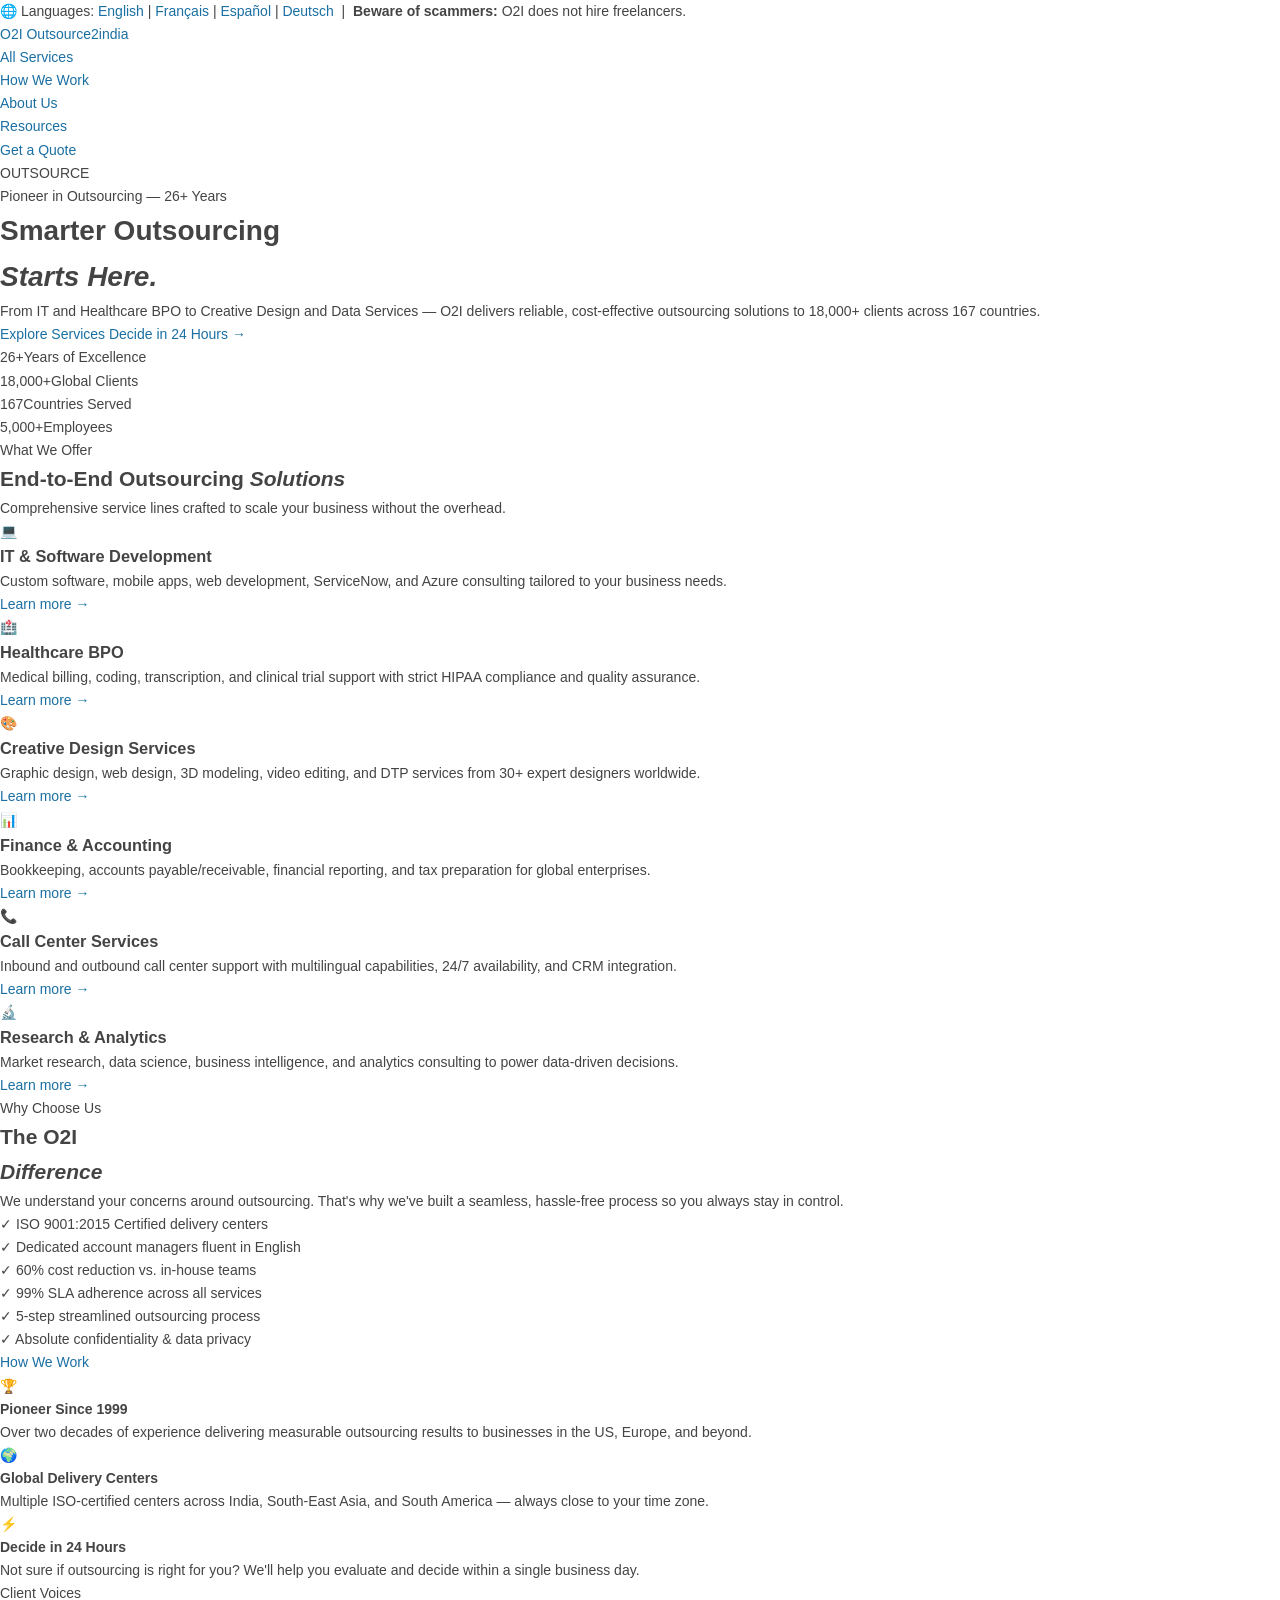
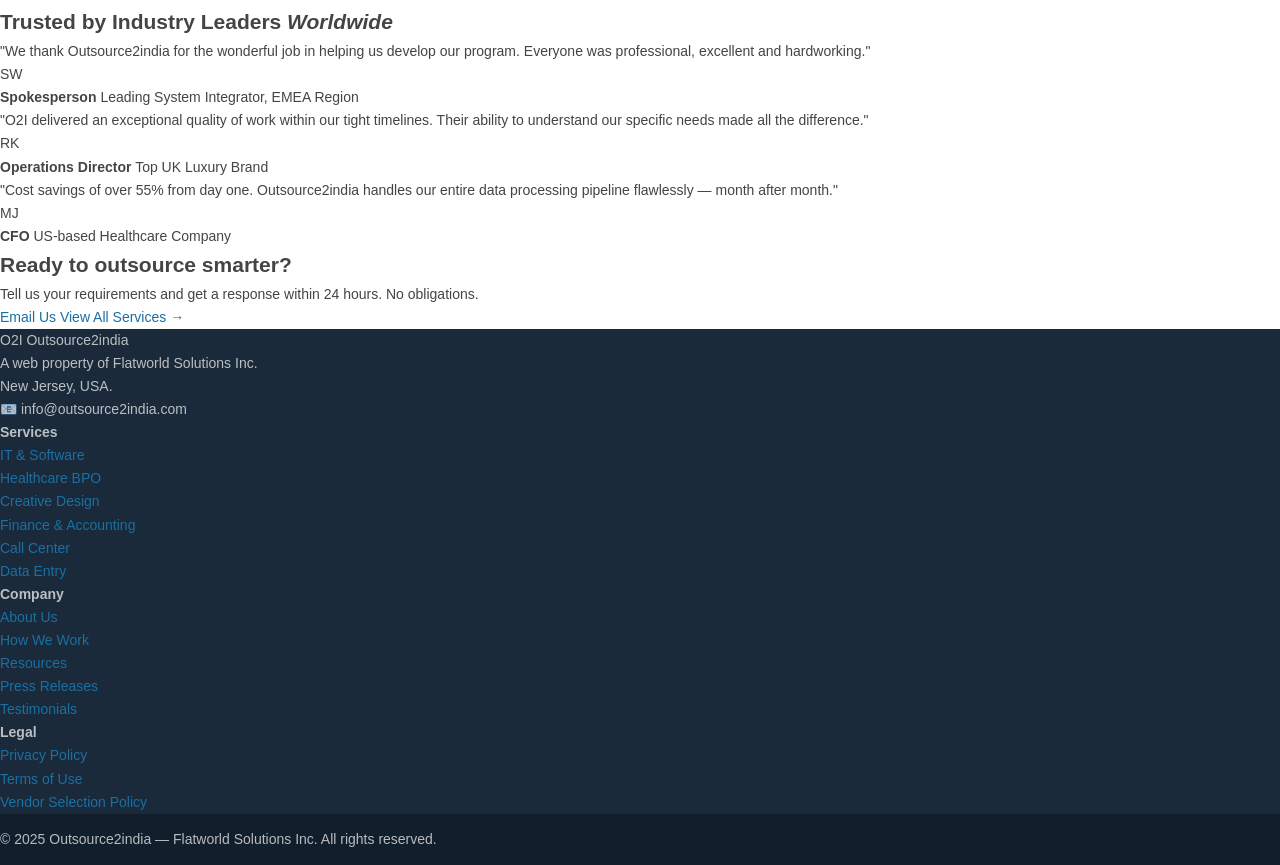
<file: index_claude.html>
<!DOCTYPE html>
<html lang="en">
<head>
  <meta charset="UTF-8" />
  <meta name="viewport" content="width=device-width, initial-scale=1.0" />
  <title>O2I — Outsourcing Solutions Pioneer</title>
  <link rel="stylesheet" href="styles.css" />
  <link href="https://fonts.googleapis.com/css2?family=Playfair+Display:wght@400;700;900&family=DM+Sans:wght@300;400;500;600&display=swap" rel="stylesheet" />
</head>
<body>

  <!-- TOP BANNER -->
  <div class="top-banner">
    <p>🌐 Languages: <a href="#">English</a> | <a href="#">Français</a> | <a href="#">Español</a> | <a href="#">Deutsch</a> &nbsp;|&nbsp; <strong>Beware of scammers:</strong> O2I does not hire freelancers.</p>
  </div>

  <!-- NAVIGATION -->
  <nav class="navbar">
    <div class="nav-inner">
      <a class="logo" href="#">
        <span class="logo-o2i">O2I</span>
        <span class="logo-full">Outsource<span class="accent">2</span>india</span>
      </a>
      <ul class="nav-links">
        <li><a href="#">All Services</a></li>
        <li><a href="#">How We Work</a></li>
        <li><a href="#">About Us</a></li>
        <li><a href="#">Resources</a></li>
        <li><a href="#" class="nav-cta">Get a Quote</a></li>
      </ul>
    </div>
  </nav>

  <!-- HERO -->
  <header class="hero">
    <div class="hero-bg-text">OUTSOURCE</div>
    <div class="hero-content">
      <p class="hero-eyebrow">Pioneer in Outsourcing — 26+ Years</p>
      <h1 class="hero-title">Smarter Outsourcing<br /><em>Starts Here.</em></h1>
      <p class="hero-sub">From IT and Healthcare BPO to Creative Design and Data Services — O2I delivers reliable, cost-effective outsourcing solutions to 18,000+ clients across 167 countries.</p>
      <div class="hero-actions">
        <a href="#" class="btn-primary">Explore Services</a>
        <a href="#" class="btn-outline">Decide in 24 Hours →</a>
      </div>
    </div>
    <div class="hero-stats">
      <div class="stat"><span class="stat-num">26+</span><span class="stat-label">Years of Excellence</span></div>
      <div class="stat-divider"></div>
      <div class="stat"><span class="stat-num">18,000+</span><span class="stat-label">Global Clients</span></div>
      <div class="stat-divider"></div>
      <div class="stat"><span class="stat-num">167</span><span class="stat-label">Countries Served</span></div>
      <div class="stat-divider"></div>
      <div class="stat"><span class="stat-num">5,000+</span><span class="stat-label">Employees</span></div>
    </div>
  </header>

  <!-- SERVICES -->
  <section class="services" id="services">
    <div class="section-inner">
      <div class="section-header">
        <span class="tag">What We Offer</span>
        <h2>End-to-End Outsourcing <em>Solutions</em></h2>
        <p>Comprehensive service lines crafted to scale your business without the overhead.</p>
      </div>
      <div class="services-grid">
        <div class="service-card">
          <div class="service-icon">💻</div>
          <h3>IT & Software Development</h3>
          <p>Custom software, mobile apps, web development, ServiceNow, and Azure consulting tailored to your business needs.</p>
          <a href="#" class="link-arrow">Learn more →</a>
        </div>
        <div class="service-card featured">
          <div class="service-icon">🏥</div>
          <h3>Healthcare BPO</h3>
          <p>Medical billing, coding, transcription, and clinical trial support with strict HIPAA compliance and quality assurance.</p>
          <a href="#" class="link-arrow">Learn more →</a>
        </div>
        <div class="service-card">
          <div class="service-icon">🎨</div>
          <h3>Creative Design Services</h3>
          <p>Graphic design, web design, 3D modeling, video editing, and DTP services from 30+ expert designers worldwide.</p>
          <a href="#" class="link-arrow">Learn more →</a>
        </div>
        <div class="service-card">
          <div class="service-icon">📊</div>
          <h3>Finance & Accounting</h3>
          <p>Bookkeeping, accounts payable/receivable, financial reporting, and tax preparation for global enterprises.</p>
          <a href="#" class="link-arrow">Learn more →</a>
        </div>
        <div class="service-card">
          <div class="service-icon">📞</div>
          <h3>Call Center Services</h3>
          <p>Inbound and outbound call center support with multilingual capabilities, 24/7 availability, and CRM integration.</p>
          <a href="#" class="link-arrow">Learn more →</a>
        </div>
        <div class="service-card">
          <div class="service-icon">🔬</div>
          <h3>Research & Analytics</h3>
          <p>Market research, data science, business intelligence, and analytics consulting to power data-driven decisions.</p>
          <a href="#" class="link-arrow">Learn more →</a>
        </div>
      </div>
    </div>
  </section>

  <!-- WHY O2I -->
  <section class="why-section">
    <div class="why-inner">
      <div class="why-text">
        <span class="tag light">Why Choose Us</span>
        <h2>The O2I<br /><em>Difference</em></h2>
        <p>We understand your concerns around outsourcing. That's why we've built a seamless, hassle-free process so you always stay in control.</p>
        <ul class="why-list">
          <li><span class="check">✓</span> ISO 9001:2015 Certified delivery centers</li>
          <li><span class="check">✓</span> Dedicated account managers fluent in English</li>
          <li><span class="check">✓</span> 60% cost reduction vs. in-house teams</li>
          <li><span class="check">✓</span> 99% SLA adherence across all services</li>
          <li><span class="check">✓</span> 5-step streamlined outsourcing process</li>
          <li><span class="check">✓</span> Absolute confidentiality & data privacy</li>
        </ul>
        <a href="#" class="btn-primary">How We Work</a>
      </div>
      <div class="why-visual">
        <div class="visual-card">
          <div class="vc-icon">🏆</div>
          <div>
            <strong>Pioneer Since 1999</strong>
            <p>Over two decades of experience delivering measurable outsourcing results to businesses in the US, Europe, and beyond.</p>
          </div>
        </div>
        <div class="visual-card">
          <div class="vc-icon">🌍</div>
          <div>
            <strong>Global Delivery Centers</strong>
            <p>Multiple ISO-certified centers across India, South-East Asia, and South America — always close to your time zone.</p>
          </div>
        </div>
        <div class="visual-card accent-card">
          <div class="vc-icon">⚡</div>
          <div>
            <strong>Decide in 24 Hours</strong>
            <p>Not sure if outsourcing is right for you? We'll help you evaluate and decide within a single business day.</p>
          </div>
        </div>
      </div>
    </div>
  </section>

  <!-- TESTIMONIAL -->
  <section class="testimonial-section">
    <div class="section-inner centered">
      <span class="tag">Client Voices</span>
      <h2>Trusted by Industry Leaders <em>Worldwide</em></h2>
      <div class="testimonials-row">
        <div class="testimonial-card">
          <p class="quote">"We thank Outsource2india for the wonderful job in helping us develop our program. Everyone was professional, excellent and hardworking."</p>
          <div class="testimonial-author">
            <div class="author-avatar">SW</div>
            <div>
              <strong>Spokesperson</strong>
              <span>Leading System Integrator, EMEA Region</span>
            </div>
          </div>
        </div>
        <div class="testimonial-card highlight">
          <p class="quote">"O2I delivered an exceptional quality of work within our tight timelines. Their ability to understand our specific needs made all the difference."</p>
          <div class="testimonial-author">
            <div class="author-avatar">RK</div>
            <div>
              <strong>Operations Director</strong>
              <span>Top UK Luxury Brand</span>
            </div>
          </div>
        </div>
        <div class="testimonial-card">
          <p class="quote">"Cost savings of over 55% from day one. Outsource2india handles our entire data processing pipeline flawlessly — month after month."</p>
          <div class="testimonial-author">
            <div class="author-avatar">MJ</div>
            <div>
              <strong>CFO</strong>
              <span>US-based Healthcare Company</span>
            </div>
          </div>
        </div>
      </div>
    </div>
  </section>

  <!-- CTA SECTION -->
  <section class="cta-section">
    <div class="cta-inner">
      <h2>Ready to outsource smarter?</h2>
      <p>Tell us your requirements and get a response within 24 hours. No obligations.</p>
      <div class="cta-actions">
        <a href="mailto:info@outsource2india.com" class="btn-white">Email Us</a>
        <a href="#" class="btn-outline-white">View All Services →</a>
      </div>
    </div>
  </section>

  <!-- FOOTER -->
  <footer class="footer">
    <div class="footer-inner">
      <div class="footer-brand">
        <div class="logo">
          <span class="logo-o2i">O2I</span>
          <span class="logo-full">Outsource<span class="accent">2</span>india</span>
        </div>
        <p>A web property of Flatworld Solutions Inc.<br />New Jersey, USA.</p>
        <p class="footer-email">📧 info@outsource2india.com</p>
      </div>
      <div class="footer-links">
        <h4>Services</h4>
        <ul>
          <li><a href="#">IT & Software</a></li>
          <li><a href="#">Healthcare BPO</a></li>
          <li><a href="#">Creative Design</a></li>
          <li><a href="#">Finance & Accounting</a></li>
          <li><a href="#">Call Center</a></li>
          <li><a href="#">Data Entry</a></li>
        </ul>
      </div>
      <div class="footer-links">
        <h4>Company</h4>
        <ul>
          <li><a href="#">About Us</a></li>
          <li><a href="#">How We Work</a></li>
          <li><a href="#">Resources</a></li>
          <li><a href="#">Press Releases</a></li>
          <li><a href="#">Testimonials</a></li>
        </ul>
      </div>
      <div class="footer-links">
        <h4>Legal</h4>
        <ul>
          <li><a href="#">Privacy Policy</a></li>
          <li><a href="#">Terms of Use</a></li>
          <li><a href="#">Vendor Selection Policy</a></li>
        </ul>
      </div>
    </div>
    <div class="footer-bottom">
      <p>© 2025 Outsource2india — Flatworld Solutions Inc. All rights reserved.</p>
    </div>
  </footer>

</body>
</html>
</file>
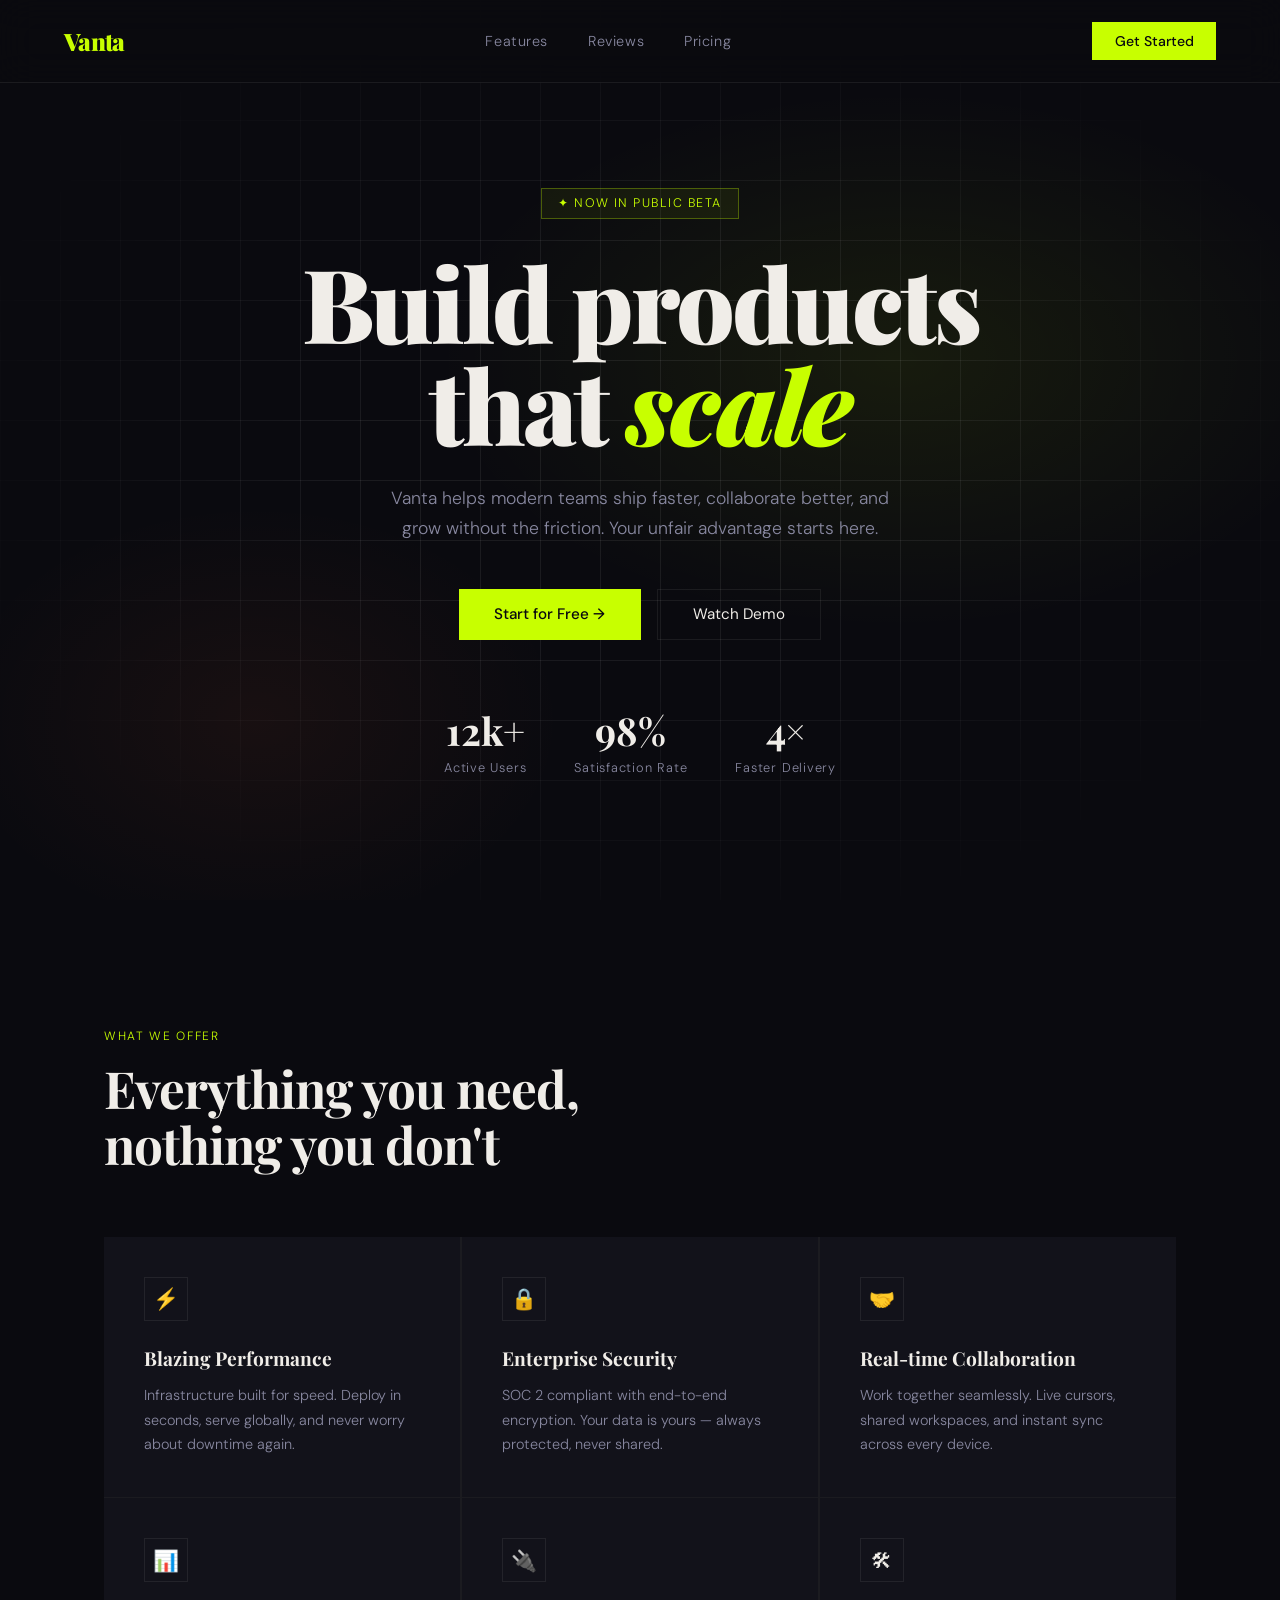
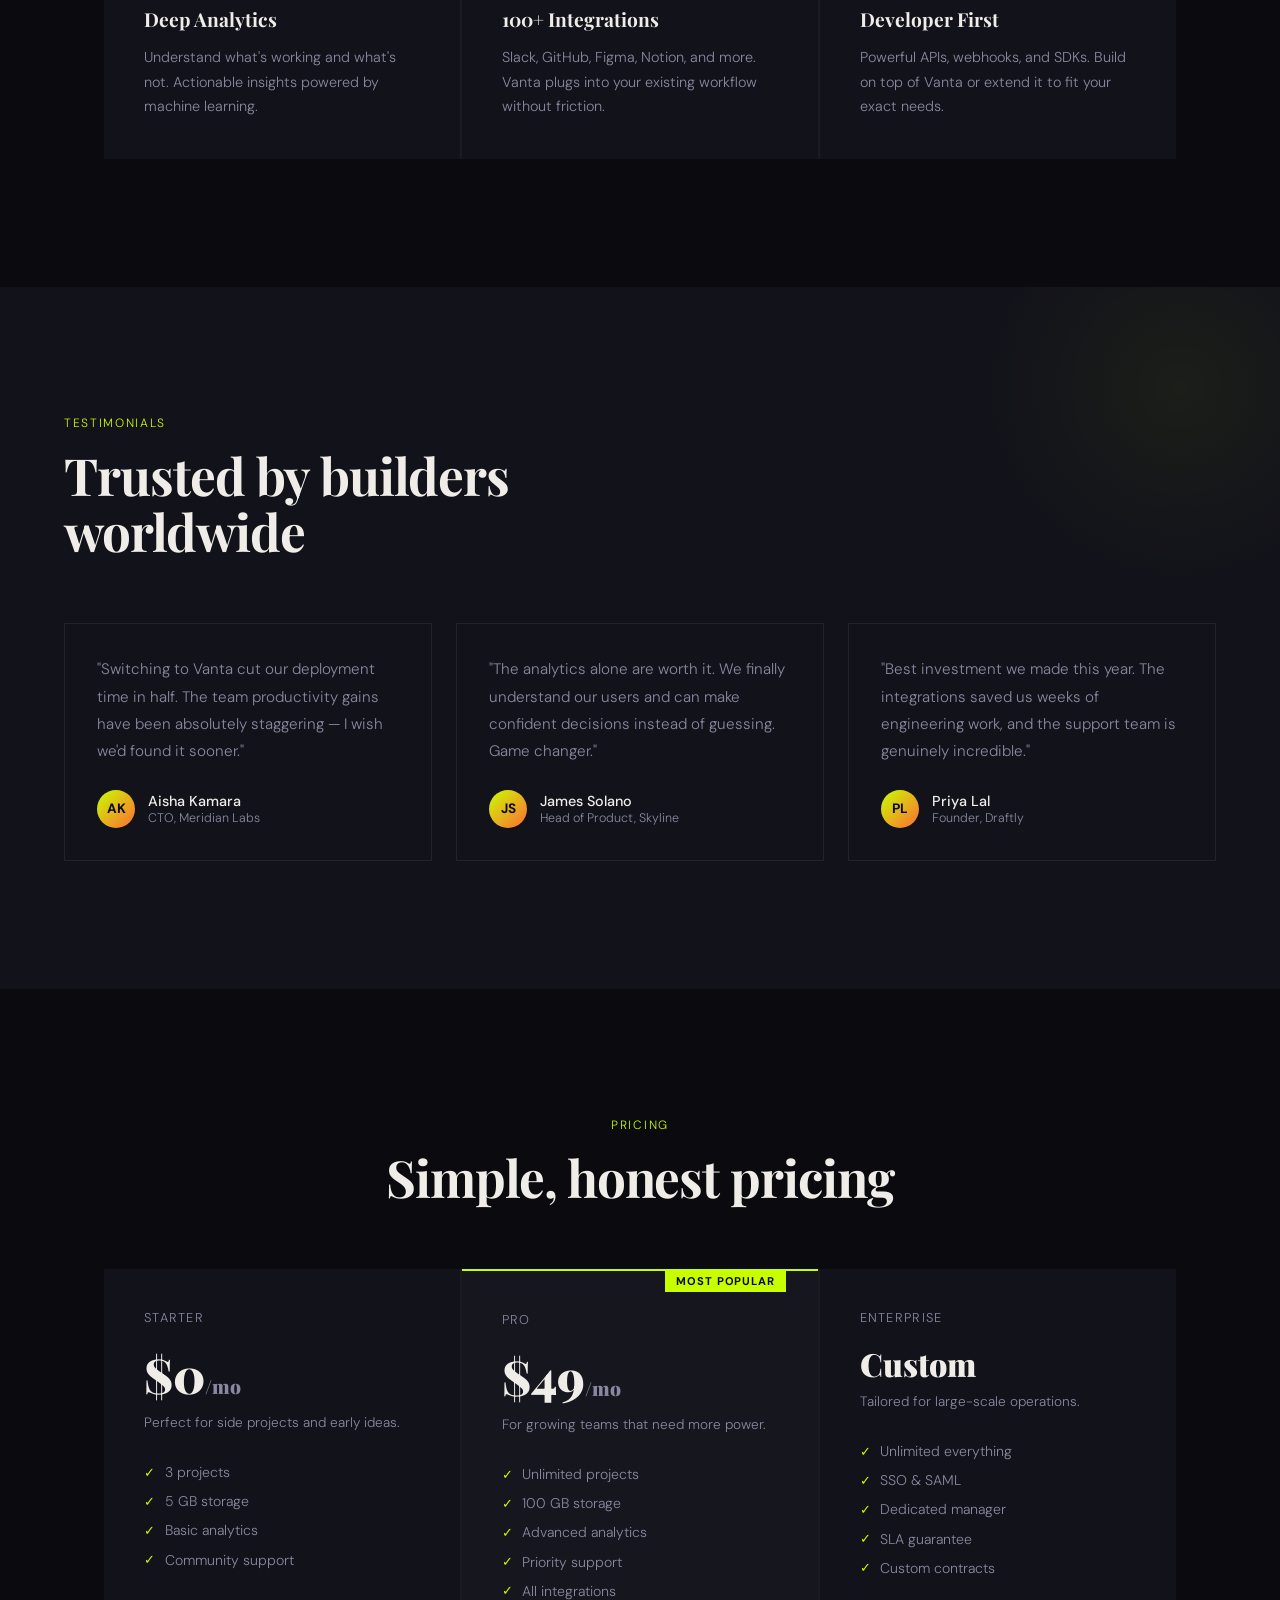
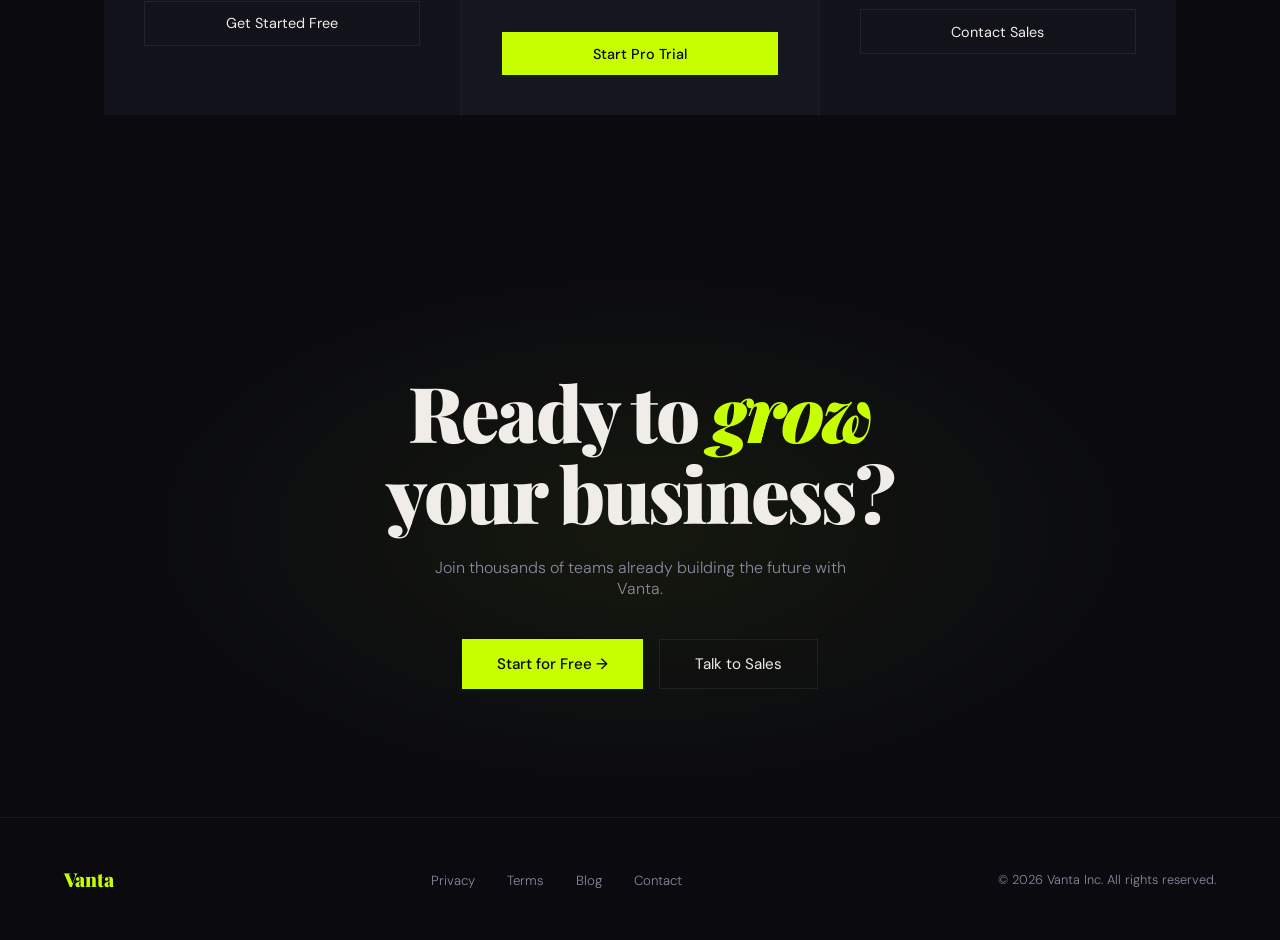
<file: landing-page.html>
<!DOCTYPE html>
<html lang="en">
<head>
  <meta charset="UTF-8" />
  <meta name="viewport" content="width=device-width, initial-scale=1.0"/>
  <title>Vanta — Business Landing Page</title>
  <link href="https://fonts.googleapis.com/css2?family=Playfair+Display:wght@400;700;900&family=DM+Sans:wght@300;400;500&display=swap" rel="stylesheet"/>
  <style>
    *, *::before, *::after { box-sizing: border-box; margin: 0; padding: 0; }

    :root {
      --bg: #0a0a0f;
      --surface: #12121a;
      --accent: #c8ff00;
      --accent2: #ff6b35;
      --text: #f0ede8;
      --muted: #8888a0;
      --border: rgba(255,255,255,0.07);
    }

    html { scroll-behavior: smooth; }

    body {
      background: var(--bg);
      color: var(--text);
      font-family: 'DM Sans', sans-serif;
      font-weight: 300;
      overflow-x: hidden;
    }

    /* ── NAV ── */
    nav {
      position: fixed; top: 0; left: 0; right: 0; z-index: 100;
      display: flex; align-items: center; justify-content: space-between;
      padding: 1.4rem 4rem;
      backdrop-filter: blur(18px);
      background: rgba(10,10,15,0.7);
      border-bottom: 1px solid var(--border);
    }
    .nav-logo {
      font-family: 'Playfair Display', serif;
      font-size: 1.5rem; font-weight: 900;
      letter-spacing: -0.03em;
      color: var(--accent);
    }
    .nav-links { display: flex; gap: 2.5rem; list-style: none; }
    .nav-links a {
      color: var(--muted); text-decoration: none;
      font-size: 0.9rem; letter-spacing: 0.04em;
      transition: color 0.2s;
    }
    .nav-links a:hover { color: var(--text); }
    .nav-cta {
      background: var(--accent); color: #0a0a0f;
      border: none; padding: 0.6rem 1.4rem;
      font-family: 'DM Sans', sans-serif;
      font-size: 0.88rem; font-weight: 500;
      cursor: pointer; transition: opacity 0.2s;
    }
    .nav-cta:hover { opacity: 0.85; }

    /* ── HERO ── */
    .hero {
      min-height: 100vh;
      display: grid; place-items: center;
      padding: 8rem 4rem 4rem;
      position: relative; overflow: hidden;
    }
    .hero-bg {
      position: absolute; inset: 0; z-index: 0;
      background:
        radial-gradient(ellipse 60% 50% at 70% 40%, rgba(200,255,0,0.07) 0%, transparent 60%),
        radial-gradient(ellipse 40% 40% at 20% 80%, rgba(255,107,53,0.06) 0%, transparent 60%);
    }
    .hero-grid {
      position: absolute; inset: 0;
      background-image:
        linear-gradient(var(--border) 1px, transparent 1px),
        linear-gradient(90deg, var(--border) 1px, transparent 1px);
      background-size: 60px 60px;
      mask-image: radial-gradient(ellipse at center, black 30%, transparent 80%);
    }
    .hero-inner {
      position: relative; z-index: 1;
      max-width: 860px; text-align: center;
    }
    .hero-badge {
      display: inline-block;
      border: 1px solid rgba(200,255,0,0.3);
      background: rgba(200,255,0,0.06);
      color: var(--accent);
      font-size: 0.78rem; letter-spacing: 0.12em; text-transform: uppercase;
      padding: 0.4rem 1rem; margin-bottom: 2rem;
      animation: fadeUp 0.6s ease both;
    }
    .hero-title {
      font-family: 'Playfair Display', serif;
      font-size: clamp(3rem, 8vw, 6.5rem);
      font-weight: 900; line-height: 1.0;
      letter-spacing: -0.03em;
      animation: fadeUp 0.6s 0.1s ease both;
    }
    .hero-title em {
      font-style: italic; color: var(--accent);
    }
    .hero-sub {
      margin-top: 1.8rem;
      font-size: 1.1rem; color: var(--muted);
      max-width: 540px; margin-inline: auto;
      line-height: 1.7;
      animation: fadeUp 0.6s 0.2s ease both;
    }
    .hero-actions {
      margin-top: 2.8rem;
      display: flex; gap: 1rem; justify-content: center; flex-wrap: wrap;
      animation: fadeUp 0.6s 0.3s ease both;
    }
    .btn-primary {
      background: var(--accent); color: #0a0a0f;
      border: none; padding: 0.9rem 2.2rem;
      font-family: 'DM Sans', sans-serif;
      font-size: 0.95rem; font-weight: 500;
      cursor: pointer; transition: transform 0.2s, opacity 0.2s;
    }
    .btn-primary:hover { transform: translateY(-2px); opacity: 0.9; }
    .btn-secondary {
      background: transparent; color: var(--text);
      border: 1px solid var(--border);
      padding: 0.9rem 2.2rem;
      font-family: 'DM Sans', sans-serif;
      font-size: 0.95rem; cursor: pointer;
      transition: border-color 0.2s;
    }
    .btn-secondary:hover { border-color: var(--muted); }

    .hero-stats {
      margin-top: 4rem;
      display: flex; gap: 3rem; justify-content: center; flex-wrap: wrap;
      animation: fadeUp 0.6s 0.4s ease both;
    }
    .stat-item { text-align: center; }
    .stat-num {
      font-family: 'Playfair Display', serif;
      font-size: 2.4rem; font-weight: 700;
      color: var(--text);
    }
    .stat-label { font-size: 0.8rem; color: var(--muted); margin-top: 0.2rem; letter-spacing: 0.06em; }

    /* ── FEATURES ── */
    .features {
      padding: 8rem 4rem;
      max-width: 1200px; margin-inline: auto;
    }
    .section-label {
      font-size: 0.75rem; letter-spacing: 0.14em;
      text-transform: uppercase; color: var(--accent);
      margin-bottom: 1rem;
    }
    .section-title {
      font-family: 'Playfair Display', serif;
      font-size: clamp(2rem, 4vw, 3.2rem);
      font-weight: 700; line-height: 1.1;
      letter-spacing: -0.02em;
      max-width: 520px;
    }
    .features-grid {
      display: grid;
      grid-template-columns: repeat(auto-fit, minmax(280px, 1fr));
      gap: 1.5px;
      margin-top: 4rem;
      background: var(--border);
    }
    .feature-card {
      background: var(--surface);
      padding: 2.5rem;
      transition: background 0.3s;
    }
    .feature-card:hover { background: #1a1a26; }
    .feature-icon {
      width: 44px; height: 44px;
      border: 1px solid var(--border);
      display: grid; place-items: center;
      font-size: 1.3rem;
      margin-bottom: 1.5rem;
    }
    .feature-card h3 {
      font-family: 'Playfair Display', serif;
      font-size: 1.2rem; font-weight: 700;
      margin-bottom: 0.8rem;
    }
    .feature-card p {
      font-size: 0.9rem; color: var(--muted); line-height: 1.7;
    }

    /* ── TESTIMONIALS ── */
    .testimonials {
      padding: 8rem 4rem;
      background: var(--surface);
      position: relative; overflow: hidden;
    }
    .testimonials::before {
      content: '';
      position: absolute; top: -100px; right: -100px;
      width: 400px; height: 400px;
      background: radial-gradient(circle, rgba(200,255,0,0.05) 0%, transparent 70%);
      pointer-events: none;
    }
    .testimonials-inner { max-width: 1200px; margin-inline: auto; }
    .testimonials-grid {
      display: grid;
      grid-template-columns: repeat(auto-fit, minmax(300px, 1fr));
      gap: 1.5rem; margin-top: 4rem;
    }
    .testi-card {
      border: 1px solid var(--border);
      padding: 2rem;
      transition: border-color 0.3s;
    }
    .testi-card:hover { border-color: rgba(200,255,0,0.2); }
    .testi-quote {
      font-size: 0.95rem; line-height: 1.8;
      color: var(--muted); margin-bottom: 1.5rem;
    }
    .testi-author { display: flex; align-items: center; gap: 0.8rem; }
    .testi-avatar {
      width: 38px; height: 38px;
      background: linear-gradient(135deg, var(--accent), var(--accent2));
      border-radius: 50%;
      display: grid; place-items: center;
      font-size: 0.85rem; font-weight: 700; color: #0a0a0f;
    }
    .testi-name { font-size: 0.9rem; font-weight: 500; }
    .testi-role { font-size: 0.78rem; color: var(--muted); }

    /* ── PRICING ── */
    .pricing {
      padding: 8rem 4rem;
      max-width: 1200px; margin-inline: auto; text-align: center;
    }
    .pricing-grid {
      display: grid;
      grid-template-columns: repeat(auto-fit, minmax(260px, 1fr));
      gap: 1.5px; margin-top: 4rem; background: var(--border);
      text-align: left;
    }
    .price-card {
      background: var(--surface);
      padding: 2.5rem;
      position: relative;
    }
    .price-card.featured {
      background: #16161f;
      border-top: 2px solid var(--accent);
    }
    .price-badge {
      position: absolute; top: -1px; right: 2rem;
      background: var(--accent); color: #0a0a0f;
      font-size: 0.7rem; font-weight: 700;
      letter-spacing: 0.08em; text-transform: uppercase;
      padding: 0.25rem 0.7rem;
    }
    .price-tier {
      font-size: 0.8rem; letter-spacing: 0.1em;
      text-transform: uppercase; color: var(--muted);
      margin-bottom: 1rem;
    }
    .price-amount {
      font-family: 'Playfair Display', serif;
      font-size: 3rem; font-weight: 900;
    }
    .price-amount span { font-size: 1.2rem; color: var(--muted); }
    .price-desc { font-size: 0.85rem; color: var(--muted); margin-top: 0.5rem; }
    .price-features {
      margin: 2rem 0; list-style: none;
      display: flex; flex-direction: column; gap: 0.7rem;
    }
    .price-features li {
      font-size: 0.88rem; color: var(--muted);
      display: flex; align-items: center; gap: 0.6rem;
    }
    .price-features li::before {
      content: '✓'; color: var(--accent); font-size: 0.8rem;
    }
    .price-btn {
      width: 100%; padding: 0.8rem;
      font-family: 'DM Sans', sans-serif;
      font-size: 0.9rem; cursor: pointer;
      transition: all 0.2s;
    }
    .price-btn-outline {
      background: transparent; color: var(--text);
      border: 1px solid var(--border);
    }
    .price-btn-outline:hover { border-color: var(--accent); color: var(--accent); }
    .price-btn-filled {
      background: var(--accent); color: #0a0a0f;
      border: none; font-weight: 500;
    }
    .price-btn-filled:hover { opacity: 0.88; }

    /* ── CTA ── */
    .cta-section {
      padding: 8rem 4rem;
      text-align: center; position: relative; overflow: hidden;
    }
    .cta-section::before {
      content: '';
      position: absolute; inset: 0;
      background: radial-gradient(ellipse 60% 70% at center, rgba(200,255,0,0.06) 0%, transparent 70%);
    }
    .cta-section h2 {
      font-family: 'Playfair Display', serif;
      font-size: clamp(2.5rem, 6vw, 5rem);
      font-weight: 900; line-height: 1.05;
      letter-spacing: -0.03em;
      position: relative;
    }
    .cta-section h2 em { font-style: italic; color: var(--accent); }
    .cta-section p {
      margin-top: 1.5rem; font-size: 1rem;
      color: var(--muted); max-width: 420px; margin-inline: auto;
      position: relative;
    }
    .cta-section .hero-actions { margin-top: 2.5rem; position: relative; }

    /* ── FOOTER ── */
    footer {
      border-top: 1px solid var(--border);
      padding: 3rem 4rem;
      display: flex; align-items: center; justify-content: space-between;
      flex-wrap: wrap; gap: 1rem;
    }
    .footer-logo {
      font-family: 'Playfair Display', serif;
      font-size: 1.2rem; font-weight: 900; color: var(--accent);
    }
    .footer-links { display: flex; gap: 2rem; list-style: none; }
    .footer-links a {
      font-size: 0.83rem; color: var(--muted);
      text-decoration: none; transition: color 0.2s;
    }
    .footer-links a:hover { color: var(--text); }
    .footer-copy { font-size: 0.8rem; color: var(--muted); }

    /* ── ANIMATIONS ── */
    @keyframes fadeUp {
      from { opacity: 0; transform: translateY(24px); }
      to   { opacity: 1; transform: translateY(0); }
    }

    /* ── RESPONSIVE ── */
    @media (max-width: 768px) {
      nav { padding: 1rem 1.5rem; }
      .nav-links { display: none; }
      .hero, .features, .testimonials, .pricing, .cta-section { padding-inline: 1.5rem; }
      footer { padding-inline: 1.5rem; flex-direction: column; text-align: center; }
      .hero-stats { gap: 1.5rem; }
    }
  </style>
</head>
<body>

<!-- NAV -->
<nav>
  <div class="nav-logo">Vanta</div>
  <ul class="nav-links">
    <li><a href="#features">Features</a></li>
    <li><a href="#testimonials">Reviews</a></li>
    <li><a href="#pricing">Pricing</a></li>
  </ul>
  <button class="nav-cta">Get Started</button>
</nav>

<!-- HERO -->
<section class="hero">
  <div class="hero-bg"></div>
  <div class="hero-grid"></div>
  <div class="hero-inner">
    <div class="hero-badge">✦ Now in Public Beta</div>
    <h1 class="hero-title">
      Build products<br>that <em>scale</em>
    </h1>
    <p class="hero-sub">
      Vanta helps modern teams ship faster, collaborate better, and grow without the friction. Your unfair advantage starts here.
    </p>
    <div class="hero-actions">
      <button class="btn-primary">Start for Free →</button>
      <button class="btn-secondary">Watch Demo</button>
    </div>
    <div class="hero-stats">
      <div class="stat-item">
        <div class="stat-num">12k+</div>
        <div class="stat-label">Active Users</div>
      </div>
      <div class="stat-item">
        <div class="stat-num">98%</div>
        <div class="stat-label">Satisfaction Rate</div>
      </div>
      <div class="stat-item">
        <div class="stat-num">4× </div>
        <div class="stat-label">Faster Delivery</div>
      </div>
    </div>
  </div>
</section>

<!-- FEATURES -->
<section class="features" id="features">
  <div class="section-label">What we offer</div>
  <h2 class="section-title">Everything you need, nothing you don't</h2>
  <div class="features-grid">
    <div class="feature-card">
      <div class="feature-icon">⚡</div>
      <h3>Blazing Performance</h3>
      <p>Infrastructure built for speed. Deploy in seconds, serve globally, and never worry about downtime again.</p>
    </div>
    <div class="feature-card">
      <div class="feature-icon">🔒</div>
      <h3>Enterprise Security</h3>
      <p>SOC 2 compliant with end-to-end encryption. Your data is yours — always protected, never shared.</p>
    </div>
    <div class="feature-card">
      <div class="feature-icon">🤝</div>
      <h3>Real-time Collaboration</h3>
      <p>Work together seamlessly. Live cursors, shared workspaces, and instant sync across every device.</p>
    </div>
    <div class="feature-card">
      <div class="feature-icon">📊</div>
      <h3>Deep Analytics</h3>
      <p>Understand what's working and what's not. Actionable insights powered by machine learning.</p>
    </div>
    <div class="feature-card">
      <div class="feature-icon">🔌</div>
      <h3>100+ Integrations</h3>
      <p>Slack, GitHub, Figma, Notion, and more. Vanta plugs into your existing workflow without friction.</p>
    </div>
    <div class="feature-card">
      <div class="feature-icon">🛠</div>
      <h3>Developer First</h3>
      <p>Powerful APIs, webhooks, and SDKs. Build on top of Vanta or extend it to fit your exact needs.</p>
    </div>
  </div>
</section>

<!-- TESTIMONIALS -->
<section class="testimonials" id="testimonials">
  <div class="testimonials-inner">
    <div class="section-label">Testimonials</div>
    <h2 class="section-title">Trusted by builders worldwide</h2>
    <div class="testimonials-grid">
      <div class="testi-card">
        <p class="testi-quote">"Switching to Vanta cut our deployment time in half. The team productivity gains have been absolutely staggering — I wish we'd found it sooner."</p>
        <div class="testi-author">
          <div class="testi-avatar">AK</div>
          <div>
            <div class="testi-name">Aisha Kamara</div>
            <div class="testi-role">CTO, Meridian Labs</div>
          </div>
        </div>
      </div>
      <div class="testi-card">
        <p class="testi-quote">"The analytics alone are worth it. We finally understand our users and can make confident decisions instead of guessing. Game changer."</p>
        <div class="testi-author">
          <div class="testi-avatar">JS</div>
          <div>
            <div class="testi-name">James Solano</div>
            <div class="testi-role">Head of Product, Skyline</div>
          </div>
        </div>
      </div>
      <div class="testi-card">
        <p class="testi-quote">"Best investment we made this year. The integrations saved us weeks of engineering work, and the support team is genuinely incredible."</p>
        <div class="testi-author">
          <div class="testi-avatar">PL</div>
          <div>
            <div class="testi-name">Priya Lal</div>
            <div class="testi-role">Founder, Draftly</div>
          </div>
        </div>
      </div>
    </div>
  </div>
</section>

<!-- PRICING -->
<section class="pricing" id="pricing">
  <div class="section-label">Pricing</div>
  <h2 class="section-title" style="margin-inline:auto;">Simple, honest pricing</h2>
  <div class="pricing-grid">
    <div class="price-card">
      <div class="price-tier">Starter</div>
      <div class="price-amount">$0<span>/mo</span></div>
      <div class="price-desc">Perfect for side projects and early ideas.</div>
      <ul class="price-features">
        <li>3 projects</li>
        <li>5 GB storage</li>
        <li>Basic analytics</li>
        <li>Community support</li>
      </ul>
      <button class="price-btn price-btn-outline">Get Started Free</button>
    </div>
    <div class="price-card featured">
      <div class="price-badge">Most Popular</div>
      <div class="price-tier">Pro</div>
      <div class="price-amount">$49<span>/mo</span></div>
      <div class="price-desc">For growing teams that need more power.</div>
      <ul class="price-features">
        <li>Unlimited projects</li>
        <li>100 GB storage</li>
        <li>Advanced analytics</li>
        <li>Priority support</li>
        <li>All integrations</li>
      </ul>
      <button class="price-btn price-btn-filled">Start Pro Trial</button>
    </div>
    <div class="price-card">
      <div class="price-tier">Enterprise</div>
      <div class="price-amount" style="font-size:2rem;">Custom</div>
      <div class="price-desc">Tailored for large-scale operations.</div>
      <ul class="price-features">
        <li>Unlimited everything</li>
        <li>SSO & SAML</li>
        <li>Dedicated manager</li>
        <li>SLA guarantee</li>
        <li>Custom contracts</li>
      </ul>
      <button class="price-btn price-btn-outline">Contact Sales</button>
    </div>
  </div>
</section>

<!-- CTA -->
<section class="cta-section">
  <h2>Ready to <em>grow</em><br>your business?</h2>
  <p>Join thousands of teams already building the future with Vanta.</p>
  <div class="hero-actions">
    <button class="btn-primary">Start for Free →</button>
    <button class="btn-secondary">Talk to Sales</button>
  </div>
</section>

<!-- FOOTER -->
<footer>
  <div class="footer-logo">Vanta</div>
  <ul class="footer-links">
    <li><a href="#">Privacy</a></li>
    <li><a href="#">Terms</a></li>
    <li><a href="#">Blog</a></li>
    <li><a href="#">Contact</a></li>
  </ul>
  <div class="footer-copy">© 2026 Vanta Inc. All rights reserved.</div>
</footer>

</body>
</html>
</file>
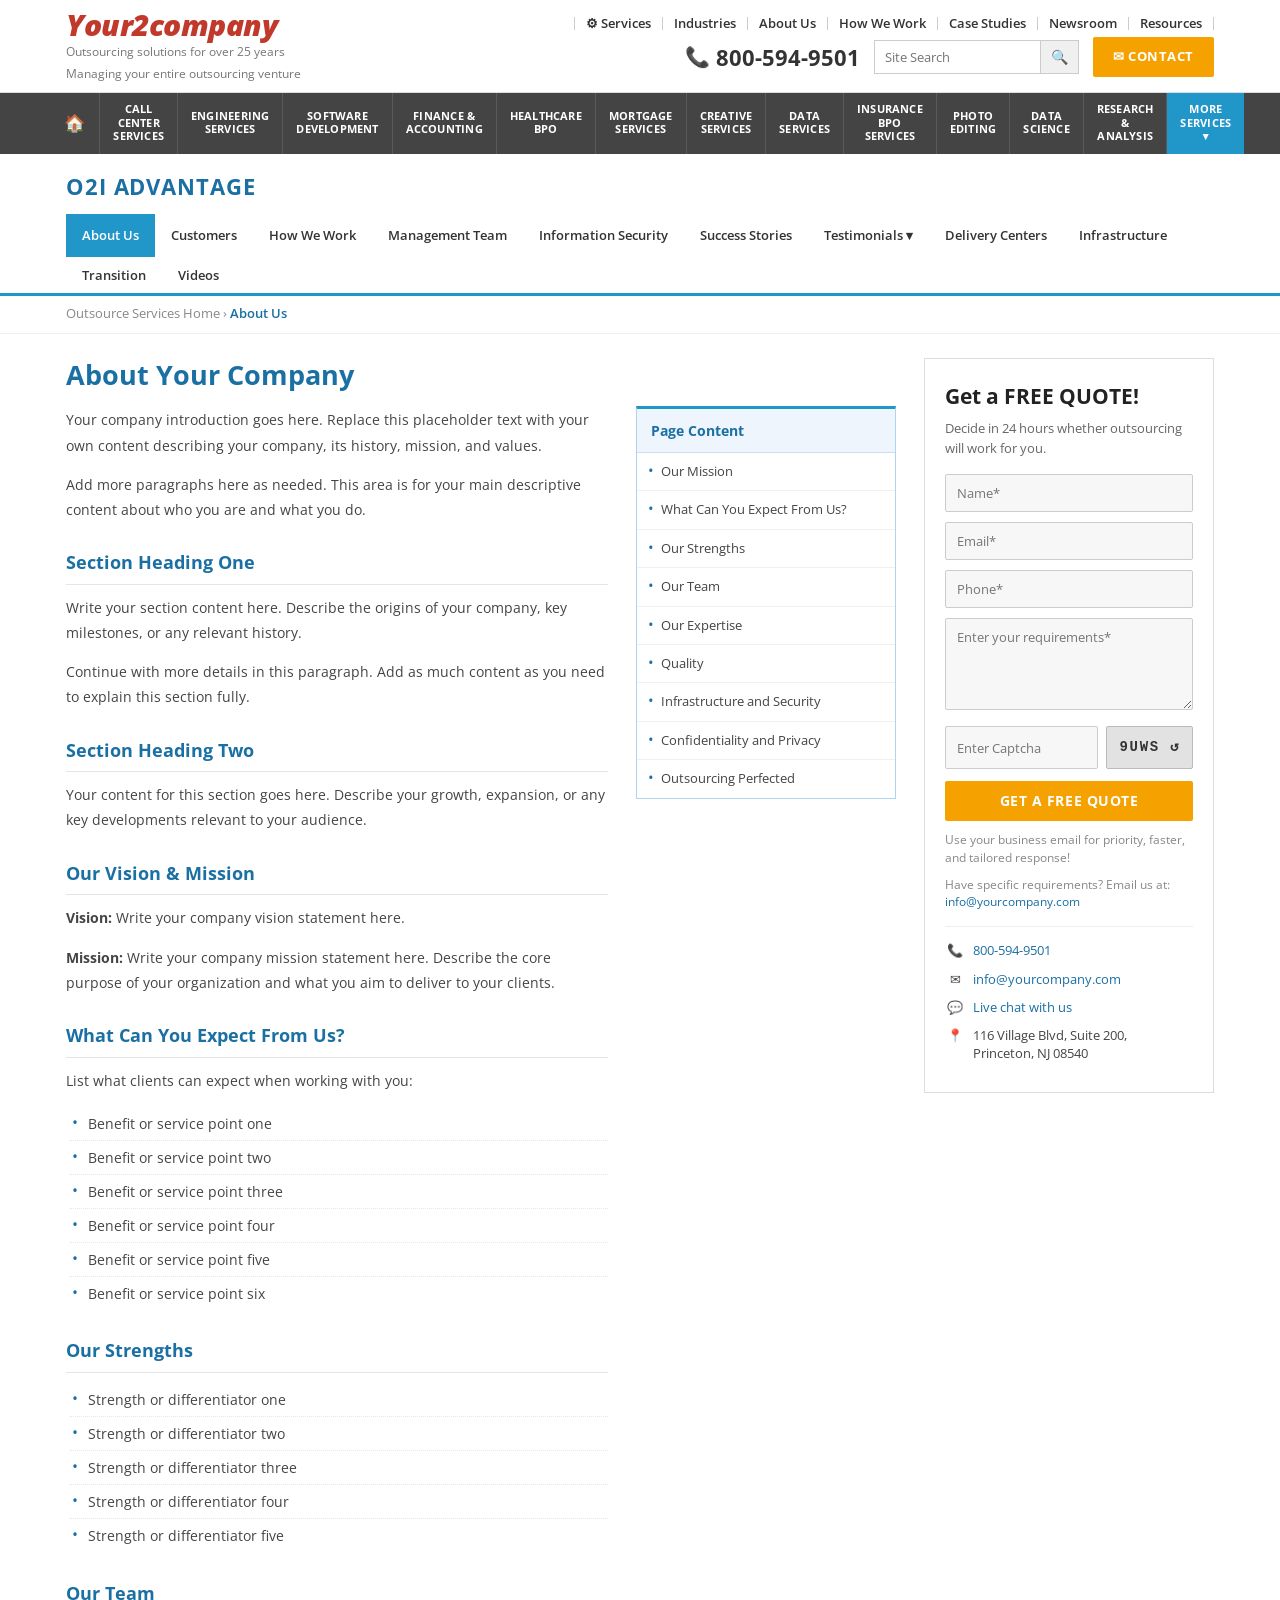
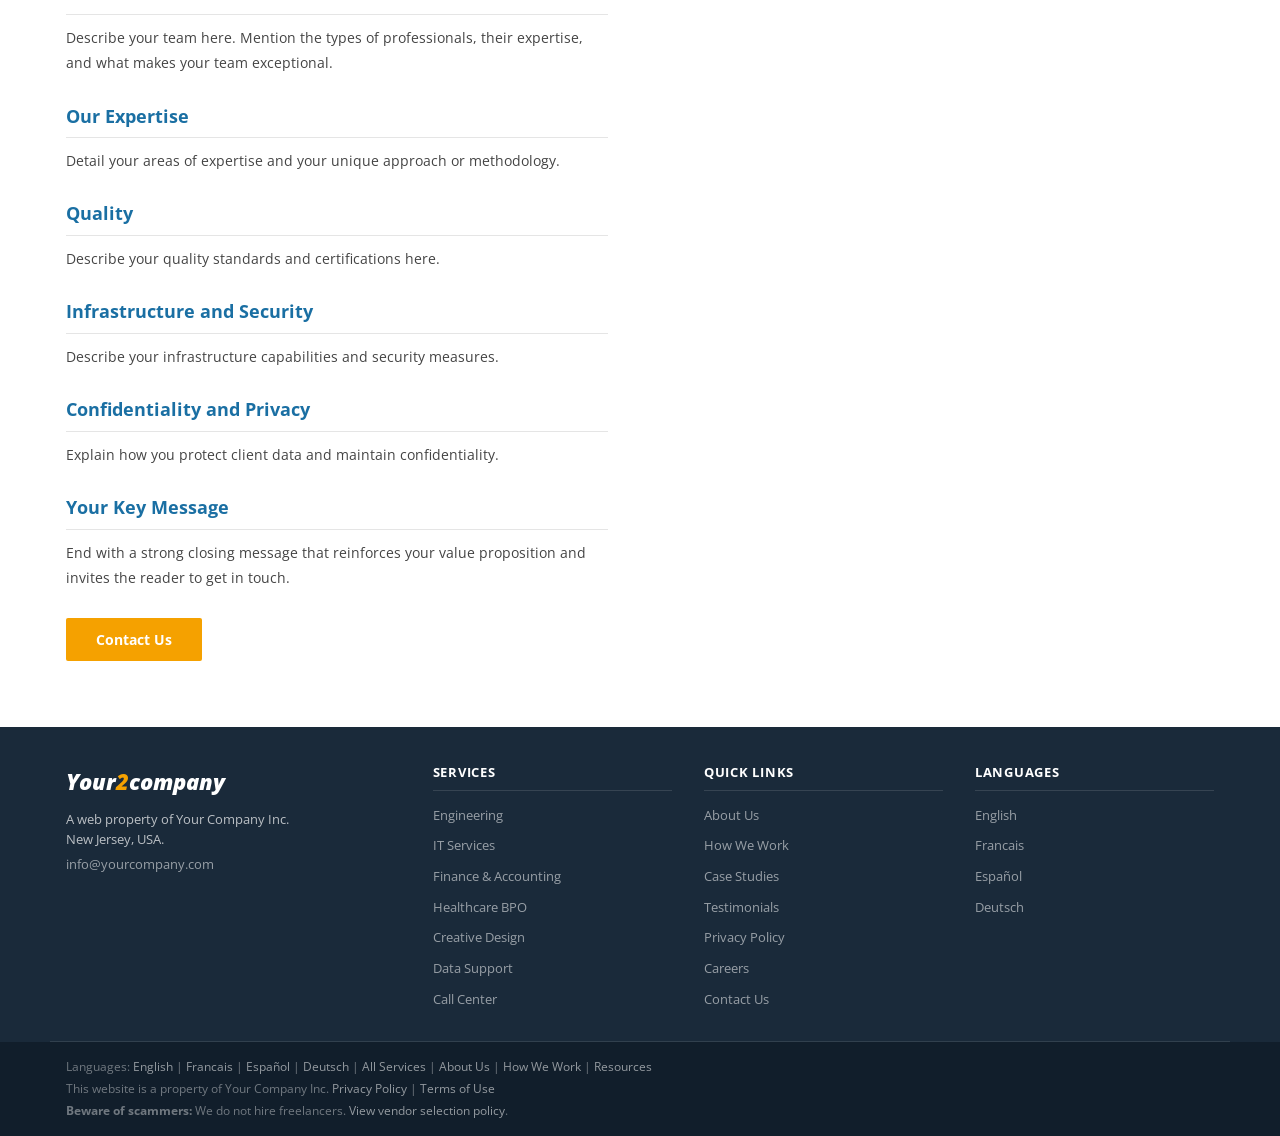
<file: o2i-page.html>
<!DOCTYPE html>
<html lang="en">
<head>
  <meta charset="UTF-8" />
  <meta name="viewport" content="width=device-width, initial-scale=1.0" />
  <title>About Us — Your Company</title>
  <link href="https://fonts.googleapis.com/css2?family=Open+Sans:wght@400;600;700&display=swap" rel="stylesheet" />
  <style>
    /* ===================== RESET ===================== */
    *, *::before, *::after { box-sizing: border-box; margin: 0; padding: 0; }
    html { scroll-behavior: smooth; }
    body { font-family: 'Open Sans', Arial, sans-serif; font-size: 14px; color: #444; background: #fff; line-height: 1.65; }
    a { text-decoration: none; }
    ul { list-style: none; }

    /* ===================== TOP HEADER ===================== */
    .top-header {
      background: #fff;
      border-bottom: 1px solid #ddd;
      padding: 10px 0 8px;
    }
    .top-header-inner {
      max-width: 1180px;
      margin: 0 auto;
      padding: 0 16px;
      display: flex;
      align-items: center;
      justify-content: space-between;
      gap: 16px;
    }

    /* Logo */
    .logo-wrap { min-width: 200px; }
    .logo-name {
      display: block;
      font-size: 30px;
      font-weight: 800;
      font-style: italic;
      color: #c0392b;
      line-height: 1;
      letter-spacing: -0.5px;
    }
    .logo-name span { color: #c0392b; }
    .logo-slogan {
      display: block;
      font-size: 11.5px;
      color: #777;
      margin-top: 3px;
    }

    /* Header right area */
    .header-right { display: flex; flex-direction: column; align-items: flex-end; gap: 7px; }

    .top-links { display: flex; align-items: center; }
    .top-links a {
      font-size: 13px;
      font-weight: 600;
      color: #333;
      padding: 0 11px;
      border-right: 1px solid #ccc;
      line-height: 1;
    }
    .top-links a:first-child { border-left: 1px solid #ccc; }
    .top-links a:hover { color: #1a6fa3; }

    .header-actions { display: flex; align-items: center; gap: 14px; }

    .phone-wrap { display: flex; align-items: center; gap: 6px; }
    .phone-wrap .ph-icon { font-size: 20px; }
    .phone-wrap .ph-num { font-size: 22px; font-weight: 700; color: #333; white-space: nowrap; }

    .search-wrap { display: flex; border: 1px solid #ccc; }
    .search-wrap input {
      padding: 7px 10px; border: none; outline: none;
      width: 165px; font-size: 13px; color: #999; font-family: inherit;
      background: #fff;
    }
    .search-wrap button {
      background: #f0f0f0; border: none; border-left: 1px solid #ccc;
      padding: 7px 10px; cursor: pointer; font-size: 14px;
    }

    .contact-btn {
      background: #f5a100; color: #fff !important;
      font-size: 13px; font-weight: 700; padding: 9px 20px;
      letter-spacing: 0.04em; border-radius: 2px;
      transition: background .2s; white-space: nowrap;
    }
    .contact-btn:hover { background: #d48f00; }

    /* ===================== SERVICE NAV BAR ===================== */
    .service-bar { background: #444; }
    .service-bar-inner {
      max-width: 1180px;
      margin: 0 auto;
      display: flex;
      align-items: stretch;
    }
    .service-bar-inner a {
      display: flex; align-items: center; justify-content: center;
      text-align: center;
      padding: 10px 13px;
      font-size: 10.5px; font-weight: 700; color: #fff;
      text-transform: uppercase; letter-spacing: 0.02em;
      border-right: 1px solid rgba(255,255,255,0.12);
      line-height: 1.3; transition: background .15s;
    }
    .service-bar-inner a:hover { background: #555; }
    .service-bar-inner .svc-home { font-size: 17px; padding: 10px 14px; }
    .service-bar-inner .svc-more {
      background: #2196c9; margin-left: auto; border-right: none;
    }
    .service-bar-inner .svc-more:hover { background: #1a7aaa; }

    /* ===================== SECTION HEADING ===================== */
    .section-heading-row {
      max-width: 1180px; margin: 0 auto; padding: 14px 16px 0;
    }
    .section-heading-row h2 {
      font-size: 22px; font-weight: 700; color: #1a6fa3;
      text-transform: uppercase; letter-spacing: 0.04em;
    }

    /* ===================== TAB NAV ===================== */
    .tab-nav { border-bottom: 3px solid #2196c9; margin-top: 10px; }
    .tab-nav-inner {
      max-width: 1180px; margin: 0 auto; padding: 0 16px;
      display: flex; flex-wrap: wrap;
    }
    .tab-nav-inner a {
      display: inline-block; padding: 10px 15px;
      font-size: 13px; font-weight: 600; color: #333;
      border: 1px solid transparent; border-bottom: none;
      margin-bottom: -3px; transition: background .15s;
    }
    .tab-nav-inner a:hover { color: #1a6fa3; }
    .tab-nav-inner a.active {
      background: #2196c9; color: #fff;
      border-color: #2196c9;
    }
    .tab-nav-inner a.active:hover { color: #fff; }

    /* ===================== BREADCRUMB ===================== */
    .breadcrumb {
      border-bottom: 1px solid #eee; padding: 8px 0;
    }
    .breadcrumb-inner {
      max-width: 1180px; margin: 0 auto; padding: 0 16px;
      font-size: 12.5px; color: #888;
    }
    .breadcrumb-inner a { color: #888; }
    .breadcrumb-inner a:hover { color: #1a6fa3; }
    .breadcrumb-inner .bc-link { color: #1a6fa3; font-weight: 600; }

    /* ===================== MAIN 3-COLUMN ===================== */
    .main-wrap { background: #fff; padding: 24px 0 56px; }
    .main-inner {
      max-width: 1180px; margin: 0 auto; padding: 0 16px;
      display: grid;
      grid-template-columns: 1fr 260px 290px;
      gap: 28px;
      align-items: start;
    }

    /* --- LEFT: Article --- */
    .article h1 {
      font-size: 27px; font-weight: 700; color: #1a6fa3;
      margin-bottom: 16px; line-height: 1.25;
    }
    .article p { font-size: 14px; line-height: 1.8; color: #444; margin-bottom: 14px; }
    .article h2 {
      font-size: 18px; font-weight: 700; color: #1a6fa3;
      margin: 26px 0 10px; padding-bottom: 6px;
      border-bottom: 1px solid #e5e5e5;
    }
    .article ul.blist { margin: 8px 0 16px 4px; }
    .article ul.blist li {
      position: relative; padding: 5px 0 5px 18px;
      font-size: 14px; color: #444;
      border-bottom: 1px dotted #e8e8e8;
    }
    .article ul.blist li:last-child { border-bottom: none; }
    .article ul.blist li::before {
      content: "•"; position: absolute; left: 2px;
      color: #1a6fa3; font-size: 16px; line-height: 1.35;
    }
    .cta-wrap { margin: 28px 0 10px; }
    .cta-wrap a {
      background: #f5a100; color: #fff; font-size: 14px; font-weight: 700;
      padding: 10px 30px; border-radius: 2px; display: inline-block;
      transition: background .2s;
    }
    .cta-wrap a:hover { background: #d48f00; }

    /* --- MIDDLE: TOC --- */
    .toc-box {
      border: 1px solid #b0d4f0;
      border-top: 3px solid #2196c9;
      margin-top: 48px;
    }
    .toc-box h3 {
      background: #eef5fc; color: #1a6fa3;
      font-size: 14px; font-weight: 700;
      padding: 10px 14px; border-bottom: 1px solid #c8dfef;
    }
    .toc-box ul li { border-bottom: 1px solid #f0f0f0; }
    .toc-box ul li:last-child { border-bottom: none; }
    .toc-box ul li a {
      display: block; padding: 8px 14px 8px 24px;
      font-size: 13px; color: #444; position: relative;
      transition: background .15s;
    }
    .toc-box ul li a::before {
      content: "•"; position: absolute; left: 11px;
      color: #1a6fa3; font-size: 15px; line-height: 1.3;
    }
    .toc-box ul li a:hover { background: #eef5fc; color: #1a6fa3; }

    /* --- RIGHT: Quote Form --- */
    .quote-box { border: 1px solid #ddd; padding: 20px; }
    .quote-box h3 { font-size: 21px; font-weight: 700; color: #222; margin-bottom: 6px; }
    .quote-box .qsub { font-size: 13px; color: #666; margin-bottom: 16px; line-height: 1.5; }
    .quote-box input,
    .quote-box textarea {
      width: 100%; padding: 9px 11px; margin-bottom: 10px;
      border: 1px solid #ccc; background: #f7f7f7;
      font-size: 13px; font-family: inherit; color: #444;
      outline: none; border-radius: 2px; transition: border-color .15s;
    }
    .quote-box input:focus,
    .quote-box textarea:focus { border-color: #1a6fa3; background: #fff; }
    .quote-box textarea { resize: vertical; }
    .captcha-row { display: flex; gap: 8px; margin-bottom: 12px; }
    .captcha-row input { margin-bottom: 0; flex: 1; }
    .captcha-code {
      background: #e2e2e2; border: 1px solid #bbb;
      padding: 9px 12px; font-size: 14px; font-weight: 700;
      letter-spacing: 0.12em; font-family: monospace;
      display: flex; align-items: center; border-radius: 2px;
      white-space: nowrap; color: #333;
    }
    .quote-box button {
      width: 100%; background: #f5a100; color: #fff;
      border: none; padding: 11px; font-size: 13.5px;
      font-weight: 700; cursor: pointer; letter-spacing: 0.04em;
      border-radius: 2px; font-family: inherit; transition: background .2s;
    }
    .quote-box button:hover { background: #d48f00; }
    .qnote { font-size: 11.5px; color: #888; margin-top: 10px; line-height: 1.5; }
    .qnote a { color: #1a6fa3; }
    .qcontact { margin-top: 16px; border-top: 1px solid #eee; padding-top: 14px; }
    .qc-row {
      display: flex; align-items: flex-start;
      gap: 8px; font-size: 13px; color: #444;
      margin-bottom: 10px; line-height: 1.4;
    }
    .qc-row .ico { width: 20px; text-align: center; flex-shrink: 0; }
    .qc-row a { color: #1a6fa3; }

    /* ===================== FOOTER ===================== */
    .footer { background: #1a2a3a; color: rgba(255,255,255,.7); }
    .footer-cols {
      max-width: 1180px; margin: 0 auto;
      padding: 36px 16px 24px;
      display: grid; grid-template-columns: 1.4fr 1fr 1fr 1fr;
      gap: 32px; border-bottom: 1px solid rgba(255,255,255,.1);
    }
    .footer-brand-name {
      font-size: 22px; font-weight: 800; font-style: italic;
      color: #fff; margin-bottom: 10px; display: block;
    }
    .footer-brand-name span { color: #f5a100; }
    .footer-cols p { font-size: 12.5px; line-height: 1.6; margin-bottom: 5px; }
    .footer-cols p a { color: rgba(255,255,255,.55); }
    .footer-cols p a:hover { color: #f5a100; }
    .footer-cols h4 {
      font-size: 12.5px; font-weight: 700; color: #fff;
      text-transform: uppercase; letter-spacing: .06em;
      margin-bottom: 12px; padding-bottom: 6px;
      border-bottom: 1px solid rgba(255,255,255,.12);
    }
    .footer-cols ul li { margin-bottom: 7px; }
    .footer-cols ul li a { font-size: 12.5px; color: rgba(255,255,255,.55); }
    .footer-cols ul li a:hover { color: #f5a100; }
    .footer-bottom { background: #111e2b; padding: 14px 0; }
    .footer-bottom-inner {
      max-width: 1180px; margin: 0 auto; padding: 0 16px;
      font-size: 11.5px; color: rgba(255,255,255,.4); line-height: 1.9;
    }
    .footer-bottom-inner a { color: rgba(255,255,255,.55); }
    .footer-bottom-inner a:hover { color: #f5a100; }
  </style>
</head>
<body>

<!-- ===== TOP HEADER ===== -->
<header class="top-header">
  <div class="top-header-inner">

    <div class="logo-wrap">
      <span class="logo-name">Your<span>2</span>company</span>
      <span class="logo-slogan">Outsourcing solutions for over 25 years</span>
      <span class="logo-slogan">Managing your entire outsourcing venture</span>
    </div>

    <div class="header-right">
      <div class="top-links">
        <a href="#">⚙ Services</a>
        <a href="#">Industries</a>
        <a href="#">About Us</a>
        <a href="#">How We Work</a>
        <a href="#">Case Studies</a>
        <a href="#">Newsroom</a>
        <a href="#">Resources</a>
      </div>
      <div class="header-actions">
        <div class="phone-wrap">
          <span class="ph-icon">📞</span>
          <span class="ph-num">800-594-9501</span>
        </div>
        <div class="search-wrap">
          <input type="text" placeholder="Site Search" />
          <button>🔍</button>
        </div>
        <a href="#" class="contact-btn">✉ CONTACT</a>
      </div>
    </div>

  </div>
</header>

<!-- ===== SERVICE NAV BAR ===== -->
<nav class="service-bar">
  <div class="service-bar-inner">
    <a href="#" class="svc-home">🏠</a>
    <a href="#">CALL CENTER<br>SERVICES</a>
    <a href="#">ENGINEERING<br>SERVICES</a>
    <a href="#">SOFTWARE<br>DEVELOPMENT</a>
    <a href="#">FINANCE &amp;<br>ACCOUNTING</a>
    <a href="#">HEALTHCARE<br>BPO</a>
    <a href="#">MORTGAGE<br>SERVICES</a>
    <a href="#">CREATIVE<br>SERVICES</a>
    <a href="#">DATA<br>SERVICES</a>
    <a href="#">INSURANCE BPO<br>SERVICES</a>
    <a href="#">PHOTO<br>EDITING</a>
    <a href="#">DATA<br>SCIENCE</a>
    <a href="#">RESEARCH &amp;<br>ANALYSIS</a>
    <a href="#" class="svc-more">MORE<br>SERVICES ▼</a>
  </div>
</nav>

<!-- ===== SECTION HEADING ===== -->
<div class="section-heading-row">
  <h2>O2I ADVANTAGE</h2>
</div>

<!-- ===== TAB NAV ===== -->
<nav class="tab-nav">
  <div class="tab-nav-inner">
    <a href="#" class="active">About Us</a>
    <a href="#">Customers</a>
    <a href="#">How We Work</a>
    <a href="#">Management Team</a>
    <a href="#">Information Security</a>
    <a href="#">Success Stories</a>
    <a href="#">Testimonials ▾</a>
    <a href="#">Delivery Centers</a>
    <a href="#">Infrastructure</a>
    <a href="#">Transition</a>
    <a href="#">Videos</a>
  </div>
</nav>

<!-- ===== BREADCRUMB ===== -->
<div class="breadcrumb">
  <div class="breadcrumb-inner">
    <a href="#">Outsource Services Home</a>
    &rsaquo;
    <a href="#" class="bc-link">About Us</a>
  </div>
</div>

<!-- ===== MAIN 3-COLUMN ===== -->
<div class="main-wrap">
  <div class="main-inner">

    <!-- LEFT: Article -->
    <article class="article">
      <h1>About Your Company</h1>

      <p>Your company introduction goes here. Replace this placeholder text with your own content describing your company, its history, mission, and values.</p>

      <p>Add more paragraphs here as needed. This area is for your main descriptive content about who you are and what you do.</p>

      <h2 id="s1">Section Heading One</h2>
      <p>Write your section content here. Describe the origins of your company, key milestones, or any relevant history.</p>
      <p>Continue with more details in this paragraph. Add as much content as you need to explain this section fully.</p>

      <h2 id="s2">Section Heading Two</h2>
      <p>Your content for this section goes here. Describe your growth, expansion, or any key developments relevant to your audience.</p>

      <h2 id="vision">Our Vision &amp; Mission</h2>
      <p><strong>Vision:</strong> Write your company vision statement here.</p>
      <p><strong>Mission:</strong> Write your company mission statement here. Describe the core purpose of your organization and what you aim to deliver to your clients.</p>

      <h2 id="expect">What Can You Expect From Us?</h2>
      <p>List what clients can expect when working with you:</p>
      <ul class="blist">
        <li>Benefit or service point one</li>
        <li>Benefit or service point two</li>
        <li>Benefit or service point three</li>
        <li>Benefit or service point four</li>
        <li>Benefit or service point five</li>
        <li>Benefit or service point six</li>
      </ul>

      <h2 id="strengths">Our Strengths</h2>
      <ul class="blist">
        <li>Strength or differentiator one</li>
        <li>Strength or differentiator two</li>
        <li>Strength or differentiator three</li>
        <li>Strength or differentiator four</li>
        <li>Strength or differentiator five</li>
      </ul>

      <h2 id="team">Our Team</h2>
      <p>Describe your team here. Mention the types of professionals, their expertise, and what makes your team exceptional.</p>

      <h2 id="expertise">Our Expertise</h2>
      <p>Detail your areas of expertise and your unique approach or methodology.</p>

      <h2 id="quality">Quality</h2>
      <p>Describe your quality standards and certifications here.</p>

      <h2 id="security">Infrastructure and Security</h2>
      <p>Describe your infrastructure capabilities and security measures.</p>

      <h2 id="confidentiality">Confidentiality and Privacy</h2>
      <p>Explain how you protect client data and maintain confidentiality.</p>

      <h2 id="closing">Your Key Message</h2>
      <p>End with a strong closing message that reinforces your value proposition and invites the reader to get in touch.</p>

      <div class="cta-wrap">
        <a href="#">Contact Us</a>
      </div>
    </article>

    <!-- MIDDLE: TOC -->
    <aside class="toc-box">
      <h3>Page Content</h3>
      <ul>
        <li><a href="#vision">Our Mission</a></li>
        <li><a href="#expect">What Can You Expect From Us?</a></li>
        <li><a href="#strengths">Our Strengths</a></li>
        <li><a href="#team">Our Team</a></li>
        <li><a href="#expertise">Our Expertise</a></li>
        <li><a href="#quality">Quality</a></li>
        <li><a href="#security">Infrastructure and Security</a></li>
        <li><a href="#confidentiality">Confidentiality and Privacy</a></li>
        <li><a href="#closing">Outsourcing Perfected</a></li>
      </ul>
    </aside>

    <!-- RIGHT: Quote Form -->
    <aside class="quote-box">
      <h3>Get a FREE QUOTE!</h3>
      <p class="qsub">Decide in 24 hours whether outsourcing will work for you.</p>
      <form>
        <input type="text" placeholder="Name*" />
        <input type="email" placeholder="Email*" />
        <input type="tel" placeholder="Phone*" />
        <textarea placeholder="Enter your requirements*" rows="4"></textarea>
        <div class="captcha-row">
          <input type="text" placeholder="Enter Captcha" />
          <div class="captcha-code">9UWS ↺</div>
        </div>
        <button type="submit">GET A FREE QUOTE</button>
      </form>
      <p class="qnote">Use your business email for priority, faster, and tailored response!</p>
      <p class="qnote">Have specific requirements? Email us at:<br/>
        <a href="mailto:info@yourcompany.com">info@yourcompany.com</a>
      </p>
      <div class="qcontact">
        <div class="qc-row"><span class="ico">📞</span><a href="#">800-594-9501</a></div>
        <div class="qc-row"><span class="ico">✉</span><a href="#">info@yourcompany.com</a></div>
        <div class="qc-row"><span class="ico">💬</span><a href="#">Live chat with us</a></div>
        <div class="qc-row"><span class="ico">📍</span><span>116 Village Blvd, Suite 200,<br/>Princeton, NJ 08540</span></div>
      </div>
    </aside>

  </div>
</div>

<!-- ===== FOOTER ===== -->
<footer class="footer">
  <div class="footer-cols">
    <div>
      <span class="footer-brand-name">Your<span>2</span>company</span>
      <p>A web property of Your Company Inc.<br/>New Jersey, USA.</p>
      <p><a href="mailto:info@yourcompany.com">info@yourcompany.com</a></p>
    </div>
    <div>
      <h4>Services</h4>
      <ul>
        <li><a href="#">Engineering</a></li>
        <li><a href="#">IT Services</a></li>
        <li><a href="#">Finance &amp; Accounting</a></li>
        <li><a href="#">Healthcare BPO</a></li>
        <li><a href="#">Creative Design</a></li>
        <li><a href="#">Data Support</a></li>
        <li><a href="#">Call Center</a></li>
      </ul>
    </div>
    <div>
      <h4>Quick Links</h4>
      <ul>
        <li><a href="#">About Us</a></li>
        <li><a href="#">How We Work</a></li>
        <li><a href="#">Case Studies</a></li>
        <li><a href="#">Testimonials</a></li>
        <li><a href="#">Privacy Policy</a></li>
        <li><a href="#">Careers</a></li>
        <li><a href="#">Contact Us</a></li>
      </ul>
    </div>
    <div>
      <h4>Languages</h4>
      <ul>
        <li><a href="#">English</a></li>
        <li><a href="#">Francais</a></li>
        <li><a href="#">Español</a></li>
        <li><a href="#">Deutsch</a></li>
      </ul>
    </div>
  </div>
  <div class="footer-bottom">
    <div class="footer-bottom-inner">
      <p>Languages: <a href="#">English</a> | <a href="#">Francais</a> | <a href="#">Español</a> | <a href="#">Deutsch</a> | <a href="#">All Services</a> | <a href="#">About Us</a> | <a href="#">How We Work</a> | <a href="#">Resources</a></p>
      <p>This website is a property of Your Company Inc. <a href="#">Privacy Policy</a> | <a href="#">Terms of Use</a></p>
      <p><strong>Beware of scammers:</strong> We do not hire freelancers. <a href="#">View vendor selection policy</a>.</p>
    </div>
  </div>
</footer>

</body>
</html>
</file>
<file: styles.css>
/* =============================================================================
   SHARED STYLESHEET
   Project  : O2I-style Website
   Pages    : o2i-page.html, contact.html

   TABLE OF CONTENTS
   -----------------
   1.  CSS Variables
   2.  Reset & Base
   3.  Layout utility
   4.  Header
       4a. Logo
       4b. Top nav links
       4c. Phone, Search & Contact button
   5.  Service nav bar & dropdowns
   6.  Section heading
   7.  Tab nav
   8.  Breadcrumb
   9.  Main content area
       9a. Article (left column)
       9b. TOC box (middle column)
       9c. Quote box (right column)
   10. Contact page
       10a. Contact form
       10b. Contact sidebar
   11. Footer
   12. Responsive / Media queries
   ============================================================================= */


/* =============================================================================
   1. CSS VARIABLES
   ============================================================================= */

:root {
  /* --- Brand colours --- */
  --color-primary:        #1a6fa3;  /* teal blue — headings, links, accents  */
  --color-primary-dark:   #155d8a;  /* darker teal — hover states            */
  --color-primary-light:  #2196c9;  /* lighter teal — active tabs, borders   */
  --color-accent:         #f5a100;  /* orange — buttons, highlights          */
  --color-accent-dark:    #d48f00;  /* darker orange — button hover          */
  --color-danger:         #220754;  /* red — logo, required markers          */

  /* --- Neutrals --- */
  --color-dark:           #1c0202;
  --color-text:           #444;
  --color-text-light:     #666;
  --color-muted:          #888;
  --color-border:         #ddd;
  --color-border-light:   #eee;
  --color-bg:             #fff;
  --color-bg-subtle:      #f7f7f7;
  --color-bg-blue:        #eef5fc;

  /* --- Service bar --- */
  --color-svc-bar:        #500b0b;
  --color-svc-bar-hover:  #555;

  /* --- Footer --- */
  --color-footer-bg:      #1a2a3a;
  --color-footer-bottom:  #111e2b;

  /* --- Typography --- */
  --font-base:  'Open Sans', Arial, sans-serif;
  --font-mono:  monospace;

  /* --- Misc --- */
  --max-width:      1180px;
  --radius:         2px;
  --transition:     0.15s ease;
  --transition-med: 0.2s ease;
}


/* =============================================================================
   2. RESET & BASE
   ============================================================================= */

*,
*::before,
*::after {
  box-sizing: border-box;
  margin: 0;
  padding: 0;
}

html {
  scroll-behavior: smooth;
}

body {
  font-family: var(--font-base);
  font-size: 14px;
  color: var(--color-text);
  background: var(--color-bg);
  line-height: 1.65;
}

a {
  text-decoration: none;
  color: var(--color-primary);
}

a:hover {
  color: var(--color-accent);
}

ul {
  list-style: none;
}

/* Offset anchor targets so sticky header doesn't obscure them */
[id] {
  scroll-margin-top: 130px;
}


/* =============================================================================
   3. LAYOUT UTILITY
   ============================================================================= */

.container {
  max-width: var(--max-width);
  margin: 0 auto;
  padding: 0 16px;
}


/* =============================================================================
   4. HEADER
   ============================================================================= */

.top-header {
  background: var(--color-bg);
  border-bottom: 1px solid var(--color-border);
  padding: 10px 0 8px;
}

.top-header-inner {
  max-width: var(--max-width);
  margin: 0 auto;
  padding: 0 16px;
  display: flex;
  align-items: center;
  justify-content: space-between;
  gap: 16px;
}

/* ---- 4a. Logo ---- */

.logo-wrap {
  min-width: 200px;
}

.logo-name {
  display: block;
  font-size: 30px;
  font-weight: 800;
  font-style: italic;
  color: var(--color-danger);
  line-height: 1;
  letter-spacing: -0.5px;
}

.logo-name span {
  color: var(--color-danger);
}

.logo-slogan {
  display: block;
  font-size: 11.5px;
  color: var(--color-muted);
  margin-top: 3px;
}

/* ---- 4b. Top nav links ---- */

.header-right {
  display: flex;
  flex-direction: column;
  align-items: flex-end;
  gap: 7px;
}

.top-links {
  display: flex;
  align-items: center;
}

.top-links a {
  font-size: 13px;
  font-weight: 600;
  color: var(--color-dark);
  padding: 0 11px;
  border-right: 1px solid #ccc;
  line-height: 1;
  transition: color var(--transition);
}

.top-links a:first-child {
  border-left: 1px solid #ccc;
}

.top-links a:hover {
  color: var(--color-primary);
}

/* ---- 4c. Phone, Search & Contact button ---- */

.header-actions {
  display: flex;
  align-items: center;
  gap: 14px;
}

.phone-wrap {
  display: flex;
  align-items: center;
  gap: 6px;
}

.phone-wrap .ph-icon {
  font-size: 20px;
}

.phone-wrap .ph-num {
  font-size: 22px;
  font-weight: 700;
  color: var(--color-dark);
  white-space: nowrap;
}

.search-wrap {
  display: flex;
  border: 1px solid var(--color-border);
}

.search-wrap input {
  padding: 7px 10px;
  border: none;
  outline: none;
  width: 165px;
  font-size: 13px;
  color: var(--color-muted);
  font-family: inherit;
  background: var(--color-bg);
}

.search-wrap button {
  background: #f0f0f0;
  border: none;
  border-left: 1px solid var(--color-border);
  padding: 7px 10px;
  cursor: pointer;
  font-size: 14px;
}

.contact-btn {
  background: var(--color-accent);
  color: var(--color-bg) !important;
  font-size: 13px;
  font-weight: 700;
  padding: 9px 20px;
  letter-spacing: 0.04em;
  border-radius: var(--radius);
  white-space: nowrap;
  transition: background var(--transition-med);
}

.contact-btn:hover {
  background: var(--color-accent-dark);
  color: var(--color-bg);
}


/* =============================================================================
   5. SERVICE NAV BAR & DROPDOWNS
   ============================================================================= */

.service-bar {
  background: var(--color-svc-bar);
  position: relative;
  z-index: 500;
}

.service-bar-inner {
  max-width: var(--max-width);
  margin: 0 auto;
  display: flex;
  align-items: center;
  justify-content: center;
}

/* Home icon (plain anchor, not inside .svc-item) */
.service-bar-inner > a.svc-home {
  display: flex;
  align-items: center;
  justify-content: center;
  font-size: 17px;
  padding: 10px 14px;
  color: var(--color-bg);
  border-right: 1px solid rgba(255, 255, 255, 0.12);
  transition: background var(--transition);
}

.service-bar-inner > a.svc-home:hover {
  background: var(--color-svc-bar-hover);
  color: var(--color-bg);
}

/* Each service item wrapper */
.svc-item {
  position: relative;
  display: flex;
  align-items: center;
  justify-content: center;
  border-right: 1px solid rgba(255, 255, 255, 0.12);
}

/* Top-level label link */
.svc-item > a {
  display: flex;
  align-items: center;
  justify-content: center;
  text-align: center;
  padding: 10px 13px;
  font-size: 10.5px;
  font-weight: 700;
  color: var(--color-bg);
  text-transform: uppercase;
  letter-spacing: 0.02em;
  line-height: 1.3;
  white-space: nowrap;
  cursor: pointer;
  transition: background var(--transition);
}

.svc-item:hover > a {
  background: var(--color-svc-bar-hover);
}

/* "More Services" item — pinned to the right */
.svc-more-wrap {
  margin-left: auto;
  border-right: none !important;
}

.svc-more-wrap > a.svc-more {
  background: var(--color-primary-light);
}

.svc-more-wrap:hover > a.svc-more {
  background: var(--color-primary-dark);
}

/* Dropdown panel */
.svc-dropdown {
  display: none;
  position: absolute;
  top: 100%;
  left: 0;
  min-width: 210px;
  background: var(--color-bg);
  border-top: 3px solid var(--color-accent);
  box-shadow: 0 6px 20px rgba(0, 0, 0, 0.18);
  z-index: 600;
  padding: 6px 0;
}

/* Right-align the last dropdown to prevent viewport overflow */
.svc-dropdown-right {
  left: auto;
  right: 0;
}

.svc-item:hover .svc-dropdown {
  display: block;
}

/* Dropdown links */
.svc-dropdown a {
  display: block;
  padding: 9px 16px;
  font-size: 12.5px;
  font-weight: 400;
  color: var(--color-dark);
  text-transform: none;
  letter-spacing: 0;
  border-bottom: 1px solid var(--color-border-light);
  white-space: nowrap;
  transition: background var(--transition), color var(--transition), padding-left var(--transition);
}

.svc-dropdown a:last-child {
  border-bottom: none;
}

.svc-dropdown a:hover {
  background: var(--color-bg-blue);
  color: var(--color-primary);
  padding-left: 20px;
}


/* =============================================================================
   6. SECTION HEADING
   ============================================================================= */

.section-heading-row {
  max-width: var(--max-width);
  margin: 0 auto;
  padding: 14px 16px 0;
}

.section-heading-row h2 {
  font-size: 22px;
  font-weight: 700;
  color: var(--color-primary);
  text-transform: uppercase;
  letter-spacing: 0.04em;
}


/* =============================================================================
   7. TAB NAV
   ============================================================================= */

.tab-nav {
  border-bottom: 3px solid var(--color-primary-light);
  margin-top: 10px;
}

.tab-nav-inner {
  max-width: var(--max-width);
  margin: 0 auto;
  padding: 0 16px;
  display: flex;
  flex-wrap: wrap;
  justify-content: center;
}

.tab-nav-inner a {
  display: inline-block;
  padding: 10px 15px;
  font-size: 13px;
  font-weight: 600;
  color: var(--color-dark);
  border: 1px solid transparent;
  border-bottom: none;
  margin-bottom: -3px;
  transition: background var(--transition), color var(--transition);
}

.tab-nav-inner a:hover {
  color: var(--color-primary);
}

.tab-nav-inner a.active {
  background: var(--color-primary-light);
  color: var(--color-bg);
  border-color: var(--color-primary-light);
}

.tab-nav-inner a.active:hover {
  color: var(--color-bg);
}


/* =============================================================================
   8. BREADCRUMB
   ============================================================================= */

.breadcrumb {
  border-bottom: 1px solid var(--color-border-light);
  padding: 8px 0;
}

.breadcrumb-inner {
  max-width: var(--max-width);
  margin: 0 auto;
  padding: 0 16px;
  font-size: 12.5px;
  color: var(--color-muted);
}

.breadcrumb-inner a {
  color: var(--color-muted);
  transition: color var(--transition);
}

.breadcrumb-inner a:hover {
  color: var(--color-primary);
}

.breadcrumb-inner .bc-link {
  color: var(--color-primary);
  font-weight: 600;
}


/* =============================================================================
   9. MAIN CONTENT AREA
   ============================================================================= */

.main-wrap {
  background: var(--color-bg);
  padding: 24px 0 56px;
}

.main-inner {
  max-width: var(--max-width);
  margin: 0 auto;
  padding: 0 16px;
  display: grid;
  grid-template-columns: 1fr 260px 290px;
  gap: 28px;
  align-items: start;
}

/* ---- 9a. Article (left column) ---- */

.article h1 {
  font-size: 27px;
  font-weight: 700;
  color: var(--color-primary);
  margin-bottom: 16px;
  line-height: 1.25;
}

.article h2 {
  font-size: 18px;
  font-weight: 700;
  color: var(--color-primary);
  margin: 26px 0 10px;
  padding-bottom: 6px;
  border-bottom: 1px solid #e5e5e5;
}

.article p {
  font-size: 14px;
  line-height: 1.8;
  color: var(--color-text);
  margin-bottom: 14px;
}

.article ul.blist {
  margin: 8px 0 16px 4px;
}

.article ul.blist li {
  position: relative;
  padding: 5px 0 5px 18px;
  font-size: 14px;
  color: var(--color-text);
  border-bottom: 1px dotted #e8e8e8;
}

.article ul.blist li:last-child {
  border-bottom: none;
}

.article ul.blist li::before {
  content: "•";
  position: absolute;
  left: 2px;
  color: var(--color-primary);
  font-size: 16px;
  line-height: 1.35;
}

.cta-wrap {
  margin: 28px 0 10px;
}

.cta-wrap a {
  display: inline-block;
  background: var(--color-accent);
  color: var(--color-bg);
  font-size: 14px;
  font-weight: 700;
  padding: 10px 30px;
  border-radius: var(--radius);
  transition: background var(--transition-med);
}

.cta-wrap a:hover {
  background: var(--color-accent-dark);
  color: var(--color-bg);
}

/* ---- 9b. TOC box (middle column) ---- */

.toc-box {
  border: 1px solid #b0d4f0;
  border-top: 3px solid var(--color-primary-light);
  margin-top: 48px;
}

.toc-box h3 {
  background: var(--color-bg-blue);
  color: var(--color-primary);
  font-size: 14px;
  font-weight: 700;
  padding: 10px 14px;
  border-bottom: 1px solid #c8dfef;
}

.toc-box ul li {
  border-bottom: 1px solid var(--color-border-light);
}

.toc-box ul li:last-child {
  border-bottom: none;
}

.toc-box ul li a {
  display: block;
  position: relative;
  padding: 8px 14px 8px 24px;
  font-size: 13px;
  color: var(--color-text);
  transition: background var(--transition), color var(--transition);
}

.toc-box ul li a::before {
  content: "•";
  position: absolute;
  left: 11px;
  color: var(--color-primary);
  font-size: 15px;
  line-height: 1.3;
}

.toc-box ul li a:hover {
  background: var(--color-bg-blue);
  color: var(--color-primary);
}

/* ---- 9c. Quote box (right column) ---- */

.quote-box {
  border: 1px solid var(--color-border);
  padding: 20px;
}

.quote-box h3 {
  font-size: 21px;
  font-weight: 700;
  color: var(--color-dark);
  margin-bottom: 6px;
}

.quote-box .qsub {
  font-size: 13px;
  color: var(--color-text-light);
  margin-bottom: 16px;
  line-height: 1.5;
}

.quote-box input,
.quote-box textarea {
  width: 100%;
  padding: 9px 11px;
  margin-bottom: 10px;
  border: 1px solid #ccc;
  background: var(--color-bg-subtle);
  font-size: 13px;
  font-family: inherit;
  color: var(--color-text);
  outline: none;
  border-radius: var(--radius);
  transition: border-color var(--transition), background var(--transition);
}

.quote-box input:focus,
.quote-box textarea:focus {
  border-color: var(--color-primary);
  background: var(--color-bg);
}

.quote-box textarea {
  resize: vertical;
}

.captcha-row {
  display: flex;
  gap: 8px;
  margin-bottom: 12px;
}

.captcha-row input {
  margin-bottom: 0;
  flex: 1;
}

.captcha-code {
  display: flex;
  align-items: center;
  background: #e2e2e2;
  border: 1px solid #bbb;
  padding: 9px 12px;
  font-size: 14px;
  font-weight: 700;
  letter-spacing: 0.12em;
  font-family: var(--font-mono);
  border-radius: var(--radius);
  white-space: nowrap;
  color: var(--color-dark);
}

.quote-box button {
  width: 100%;
  background: var(--color-accent);
  color: var(--color-bg);
  border: none;
  padding: 11px;
  font-size: 13.5px;
  font-weight: 700;
  cursor: pointer;
  letter-spacing: 0.04em;
  border-radius: var(--radius);
  font-family: inherit;
  transition: background var(--transition-med);
}

.quote-box button:hover {
  background: var(--color-accent-dark);
}

.qnote {
  font-size: 11.5px;
  color: var(--color-muted);
  margin-top: 10px;
  line-height: 1.5;
}

.qnote a {
  color: var(--color-primary);
}

.qcontact {
  margin-top: 16px;
  border-top: 1px solid var(--color-border-light);
  padding-top: 14px;
}

.qc-row {
  display: flex;
  align-items: flex-start;
  gap: 8px;
  font-size: 13px;
  color: var(--color-text);
  margin-bottom: 10px;
  line-height: 1.4;
}

.qc-row .ico {
  width: 20px;
  text-align: center;
  flex-shrink: 0;
}

.qc-row a {
  color: var(--color-primary);
}

/* =============================================================================
    SERVICES PAGE
   ============================================================================= */

.svc-sub-list--pills {
  display: flex;
  flex-wrap: wrap;
  gap: 10px;
  padding: 4px 0;
}

.svc-sub-list--cards {
  display: grid;
  grid-template-columns: repeat(auto-fill, minmax(260px, 1fr));
  gap: 16px;
}


/* =============================================================================
   10. CONTACT PAGE
   ============================================================================= */

.contact-page-wrap {
  background: var(--color-bg);
  padding: 30px 0 60px;
}

.contact-page-inner {
  max-width: var(--max-width);
  margin: 0 auto;
  padding: 0 16px;
  display: grid;
  grid-template-columns: 1fr 320px;
  gap: 40px;
  align-items: start;
}

/* ---- 10a. Contact form ---- */

.contact-form-section h1 {
  font-size: 27px;
  font-weight: 700;
  color: var(--color-primary);
  margin-bottom: 8px;
}

.contact-form-section .intro {
  font-size: 14px;
  color: var(--color-text-light);
  margin-bottom: 28px;
  line-height: 1.7;
}

.contact-form .form-row {
  display: grid;
  grid-template-columns: 1fr 1fr;
  gap: 14px;
  margin-bottom: 14px;
}

.contact-form .form-row.full {
  grid-template-columns: 1fr;
}

.contact-form label {
  display: block;
  font-size: 12.5px;
  font-weight: 600;
  color: #555;
  margin-bottom: 5px;
}

.contact-form input,
.contact-form select,
.contact-form textarea {
  width: 100%;
  padding: 10px 12px;
  border: 1px solid #ccc;
  background: #f8f8f8;
  font-size: 13.5px;
  font-family: inherit;
  color: var(--color-text);
  outline: none;
  border-radius: var(--radius);
  transition: border-color var(--transition), background var(--transition);
}

.contact-form input:focus,
.contact-form select:focus,
.contact-form textarea:focus {
  border-color: var(--color-primary);
  background: var(--color-bg);
}

.contact-form textarea {
  resize: vertical;
  min-height: 130px;
}

.contact-form .required {
  color: var(--color-danger);
}

.contact-form .submit-row {
  display: flex;
  align-items: center;
  gap: 20px;
  margin-top: 20px;
}

.contact-form .submit-btn {
  background: var(--color-accent);
  color: var(--color-bg);
  border: none;
  padding: 12px 36px;
  font-size: 14px;
  font-weight: 700;
  cursor: pointer;
  letter-spacing: 0.04em;
  border-radius: var(--radius);
  font-family: inherit;
  transition: background var(--transition-med);
}

.contact-form .submit-btn:hover {
  background: var(--color-accent-dark);
}

.contact-form .reset-btn {
  background: #eee;
  color: #555;
  border: 1px solid #ccc;
  padding: 12px 24px;
  font-size: 14px;
  cursor: pointer;
  border-radius: var(--radius);
  font-family: inherit;
  transition: background var(--transition-med);
}

.contact-form .reset-btn:hover {
  background: var(--color-border);
}

.form-note-bottom {
  font-size: 12px;
  color: var(--color-muted);
  margin-top: 14px;
  line-height: 1.6;
}

.form-note-bottom a {
  color: var(--color-primary);
}

/* Success message — hidden by default, revealed via JS on submit */
.success-msg {
  display: none;
  background: #e8f5e9;
  border: 1px solid #a5d6a7;
  border-left: 4px solid #4caf50;
  padding: 16px 20px;
  border-radius: var(--radius);
  margin-bottom: 20px;
  font-size: 14px;
  color: #2e7d32;
}

/* ---- 10b. Contact sidebar ---- */

.contact-info-box {
  border: 1px solid var(--color-border);
  margin-bottom: 20px;
  overflow: hidden;
}

/* Shared box title style for both sidebar boxes */
.contact-info-box .box-title,
.office-box .box-title {
  background: var(--color-primary);
  color: var(--color-bg);
  font-size: 13.5px;
  font-weight: 700;
  padding: 11px 16px;
  letter-spacing: 0.03em;
}

.contact-info-box .box-body {
  padding: 16px;
}

.ci-row {
  display: flex;
  align-items: flex-start;
  gap: 12px;
  padding: 11px 0;
  border-bottom: 1px solid var(--color-border-light);
  font-size: 13px;
  color: var(--color-text);
  line-height: 1.5;
}

.ci-row:last-child {
  border-bottom: none;
}

.ci-row .ci-icon {
  font-size: 18px;
  flex-shrink: 0;
  margin-top: 1px;
}

.ci-row .ci-label {
  display: block;
  font-size: 11px;
  font-weight: 700;
  text-transform: uppercase;
  letter-spacing: 0.06em;
  color: var(--color-muted);
  margin-bottom: 2px;
}

.ci-row a {
  color: var(--color-primary);
  font-weight: 600;
}

.ci-row a:hover {
  color: var(--color-accent);
}

.office-box {
  border: 1px solid var(--color-border);
  overflow: hidden;
}

.office-card {
  padding: 14px 16px;
  border-bottom: 1px solid var(--color-border-light);
  font-size: 13px;
  color: #555;
  line-height: 1.6;
}

.office-card:last-child {
  border-bottom: none;
}

.office-card strong {
  display: block;
  color: var(--color-primary);
  font-size: 13px;
  margin-bottom: 4px;
}


/* =============================================================================
   11. FOOTER
   ============================================================================= */

.footer {
  background: var(--color-footer-bg);
  color: rgba(255, 255, 255, 0.7);
}

.footer-cols {
  max-width: var(--max-width);
  margin: 0 auto;
  padding: 36px 16px 24px;
  display: grid;
  grid-template-columns: 1.4fr 1fr 1fr 1fr;
  gap: 32px;
  border-bottom: 1px solid rgba(255, 255, 255, 0.1);
}

.footer-brand-name {
  display: block;
  font-size: 22px;
  font-weight: 800;
  font-style: italic;
  color: #fff;
  margin-bottom: 10px;
}

.footer-brand-name span {
  color: var(--color-accent);
}

.footer-cols p {
  font-size: 12.5px;
  line-height: 1.6;
  margin-bottom: 5px;
}

.footer-cols p a {
  color: rgba(255, 255, 255, 0.55);
}

.footer-cols p a:hover {
  color: var(--color-accent);
}

.footer-cols h4 {
  font-size: 12.5px;
  font-weight: 700;
  color: #fff;
  text-transform: uppercase;
  letter-spacing: 0.06em;
  margin-bottom: 12px;
  padding-bottom: 6px;
  border-bottom: 1px solid rgba(255, 255, 255, 0.12);
}

.footer-cols ul li {
  margin-bottom: 7px;
}

.footer-cols ul li a {
  font-size: 12.5px;
  color: rgba(255, 255, 255, 0.55);
  transition: color var(--transition);
}

.footer-cols ul li a:hover {
  color: var(--color-accent);
}

.footer-bottom {
  background: var(--color-footer-bottom);
  padding: 14px 0;
}

.footer-bottom-inner {
  max-width: var(--max-width);
  margin: 0 auto;
  padding: 0 16px;
  font-size: 11.5px;
  color: rgba(255, 255, 255, 0.4);
  line-height: 1.9;
}

.footer-bottom-inner a {
  color: rgba(255, 255, 255, 0.55);
  transition: color var(--transition);
}

.footer-bottom-inner a:hover {
  color: var(--color-accent);
}


/* =============================================================================
   12. RESPONSIVE / MEDIA QUERIES
   ============================================================================= */

/* Tablet landscape (≤ 1024px) */
@media (max-width: 1024px) {
  .main-inner {
    grid-template-columns: 1fr 260px;
  }

  .quote-box {
    grid-column: 1 / -1;
    max-width: 500px;
  }

  .contact-page-inner {
    grid-template-columns: 1fr;
  }
}

/* Tablet portrait (≤ 768px) */
@media (max-width: 768px) {
  .main-inner {
    grid-template-columns: 1fr;
  }

  .top-links {
    flex-wrap: wrap;
  }

  .service-bar-inner {
    flex-wrap: wrap;
  }

  .service-bar-inner a {
    font-size: 10px;
    padding: 8px 10px;
  }

  .tab-nav-inner {
    overflow-x: auto;
    flex-wrap: nowrap;
  }

  .footer-cols {
    grid-template-columns: 1fr 1fr;
  }

  .phone-wrap .ph-num {
    font-size: 16px;
  }

  .contact-form .form-row {
    grid-template-columns: 1fr;
  }
}

/* Mobile (≤ 480px) */
@media (max-width: 480px) {
  .header-actions {
    flex-wrap: wrap;
    gap: 8px;
  }

  .footer-cols {
    grid-template-columns: 1fr;
  }
}
</file>
